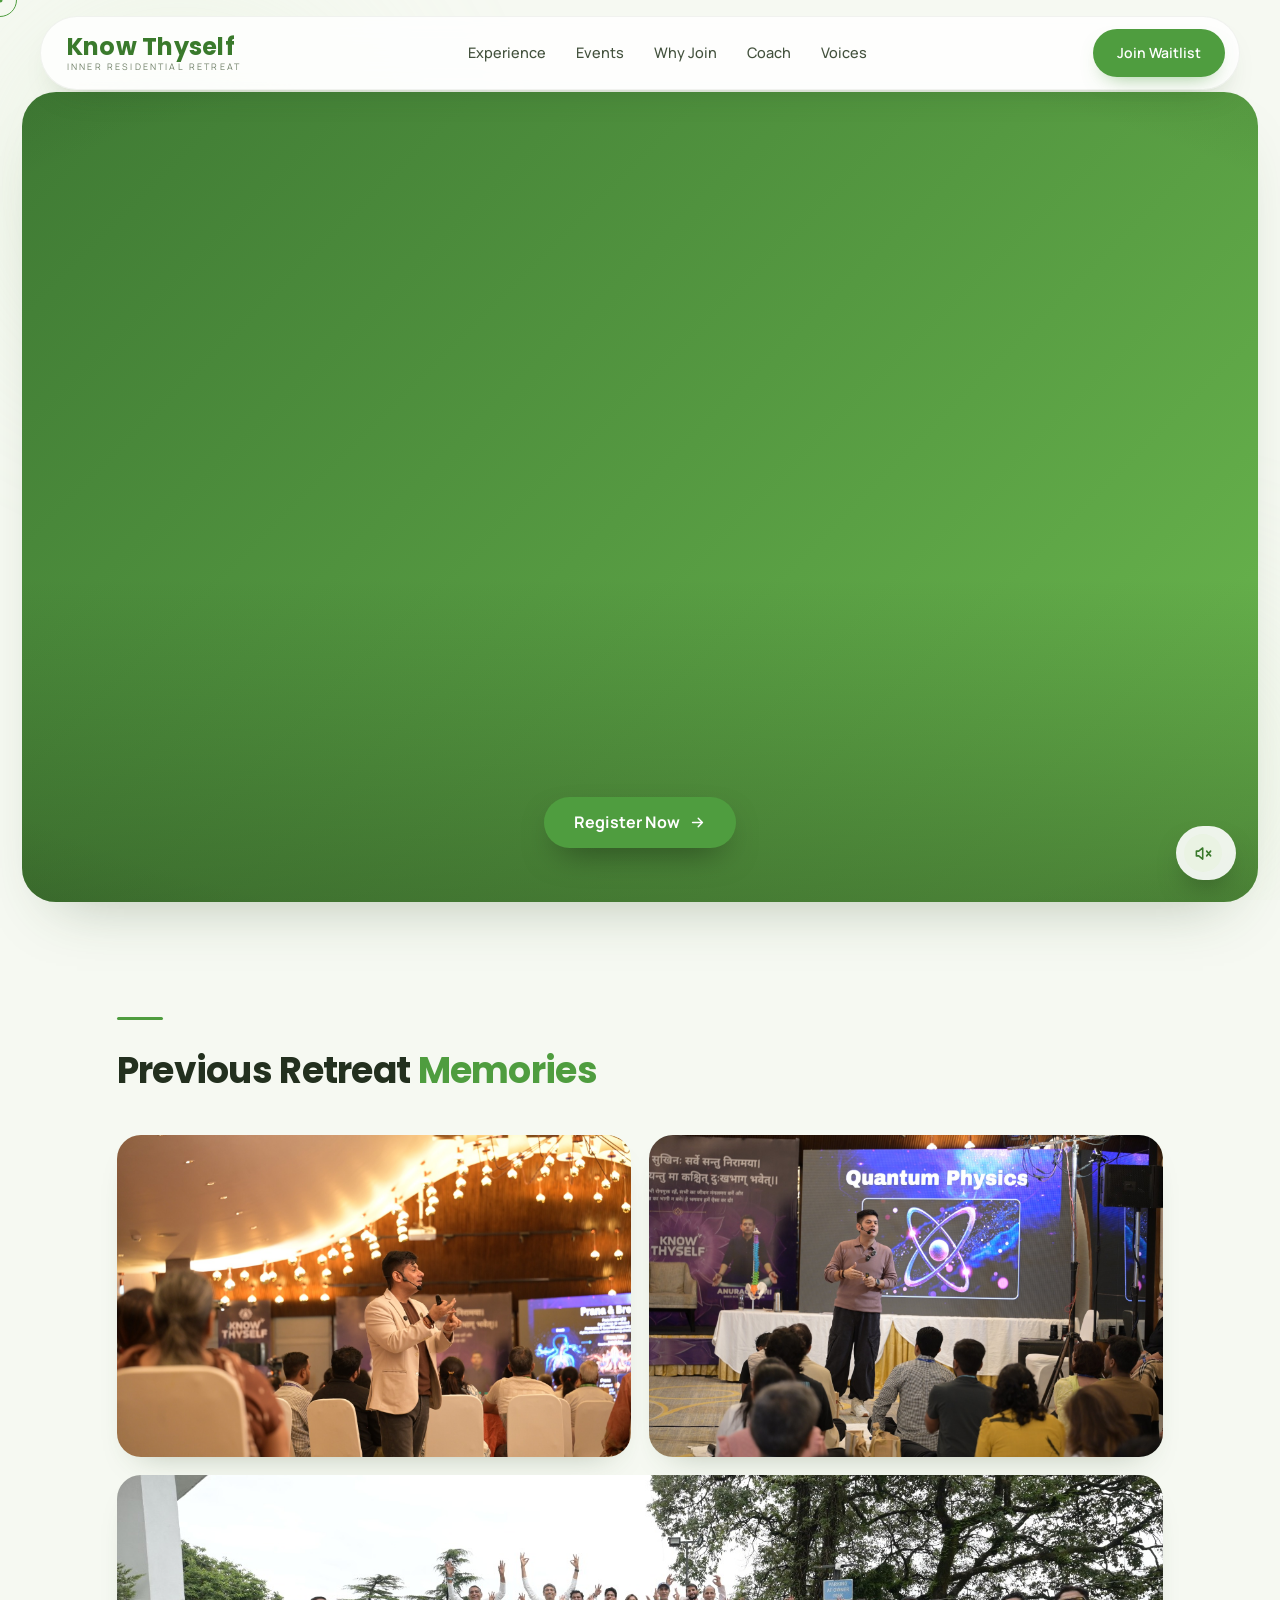
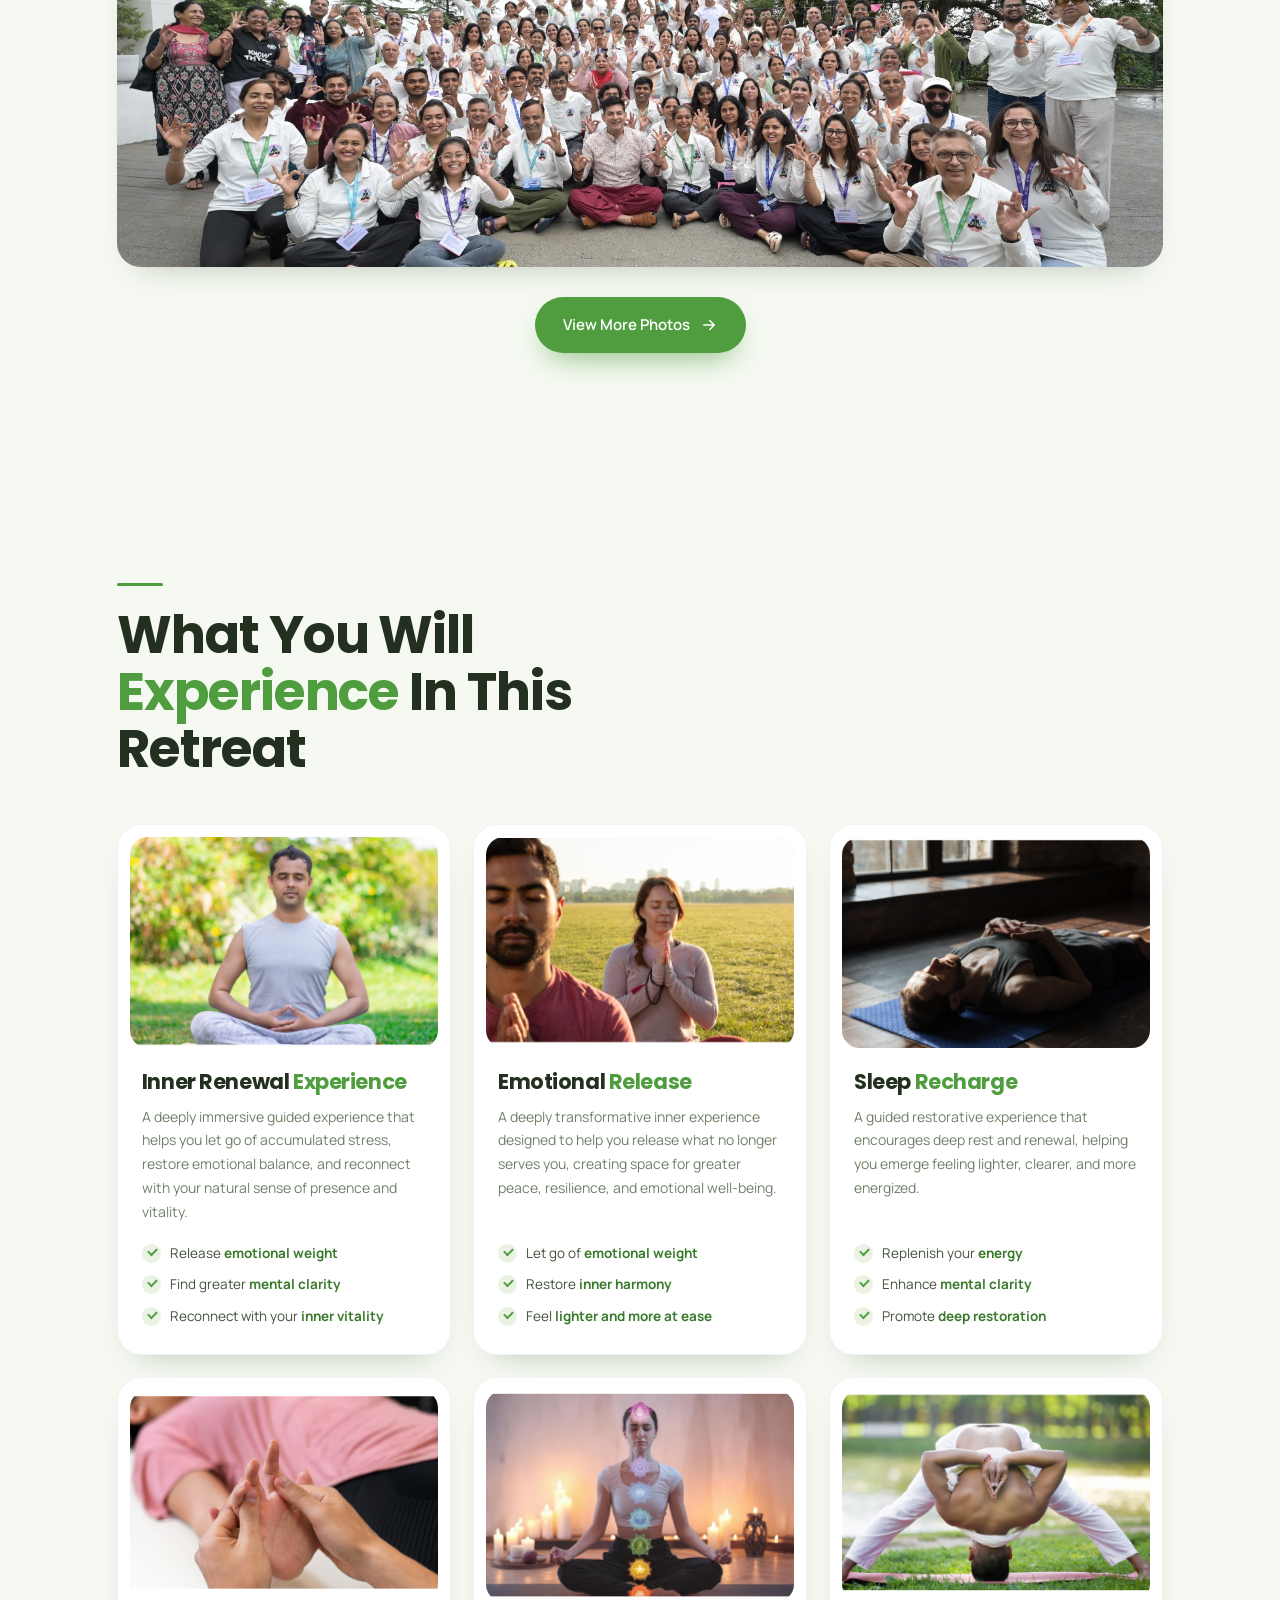
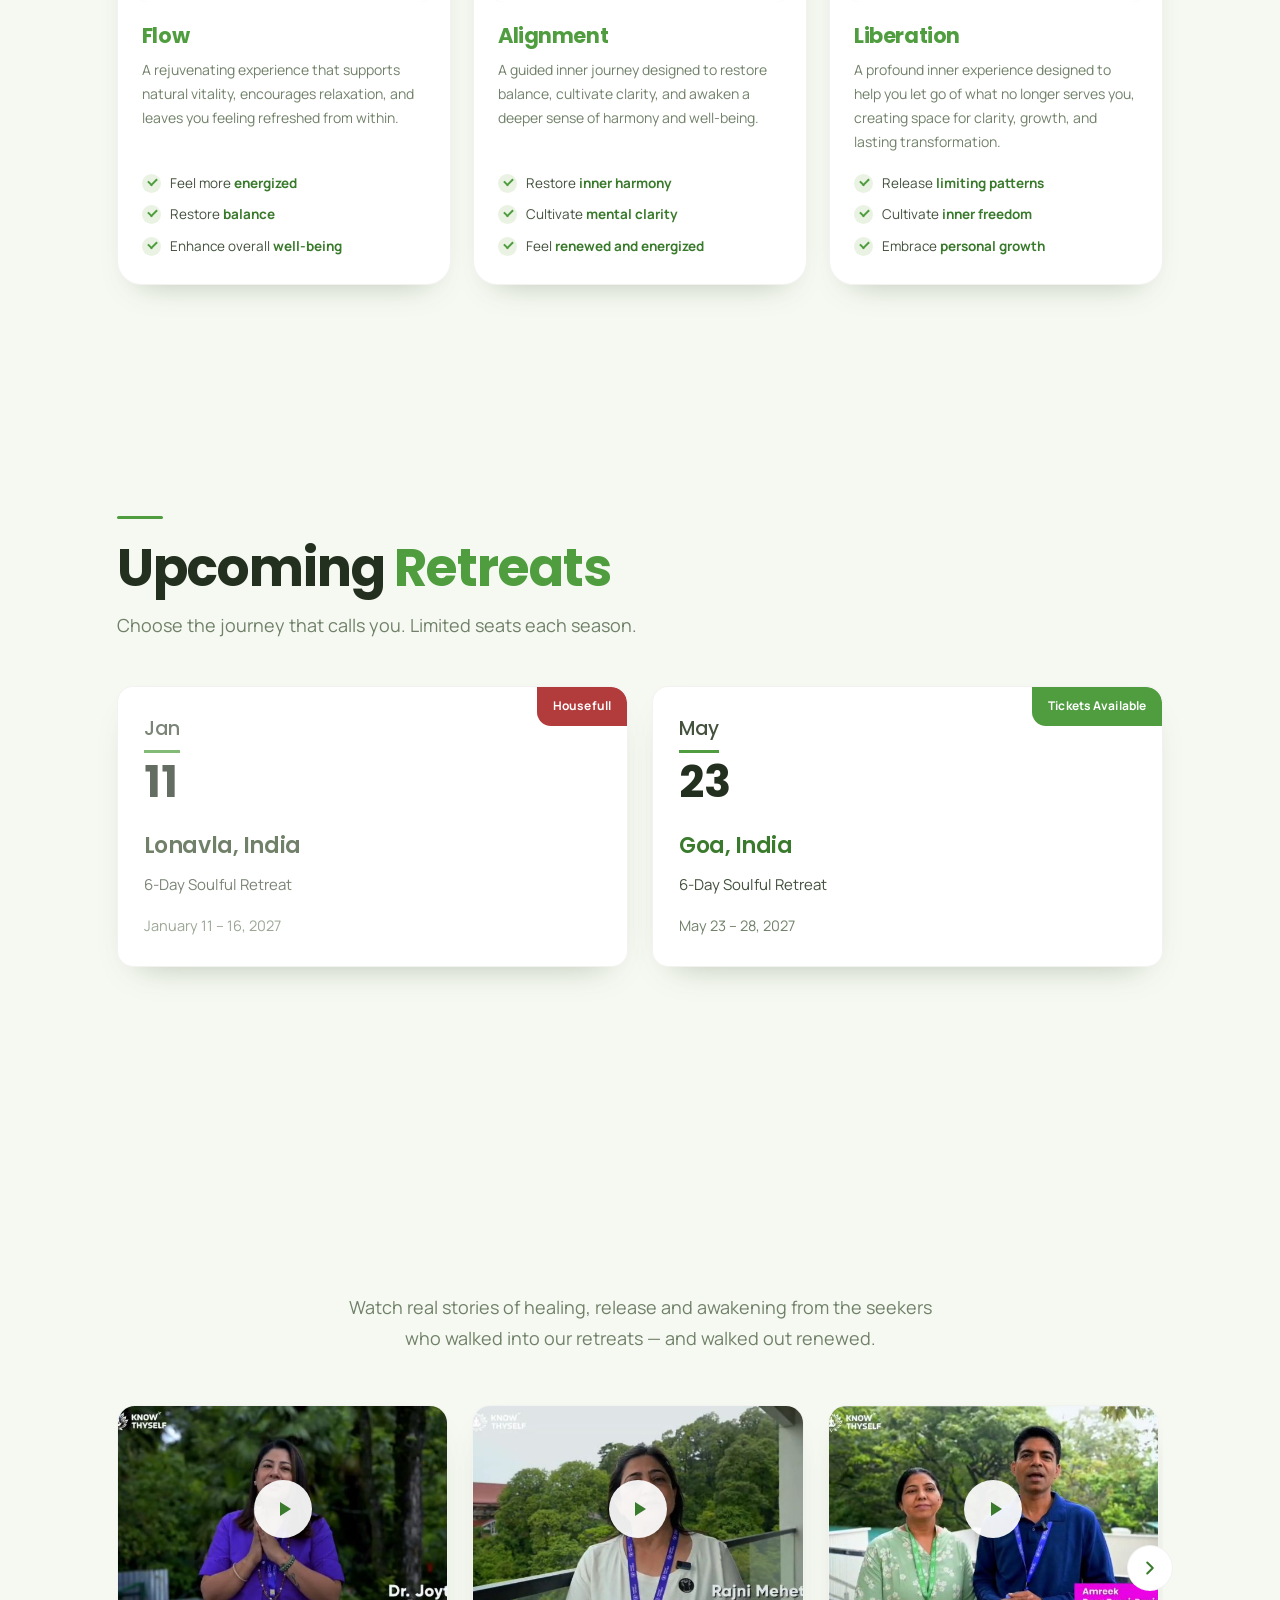
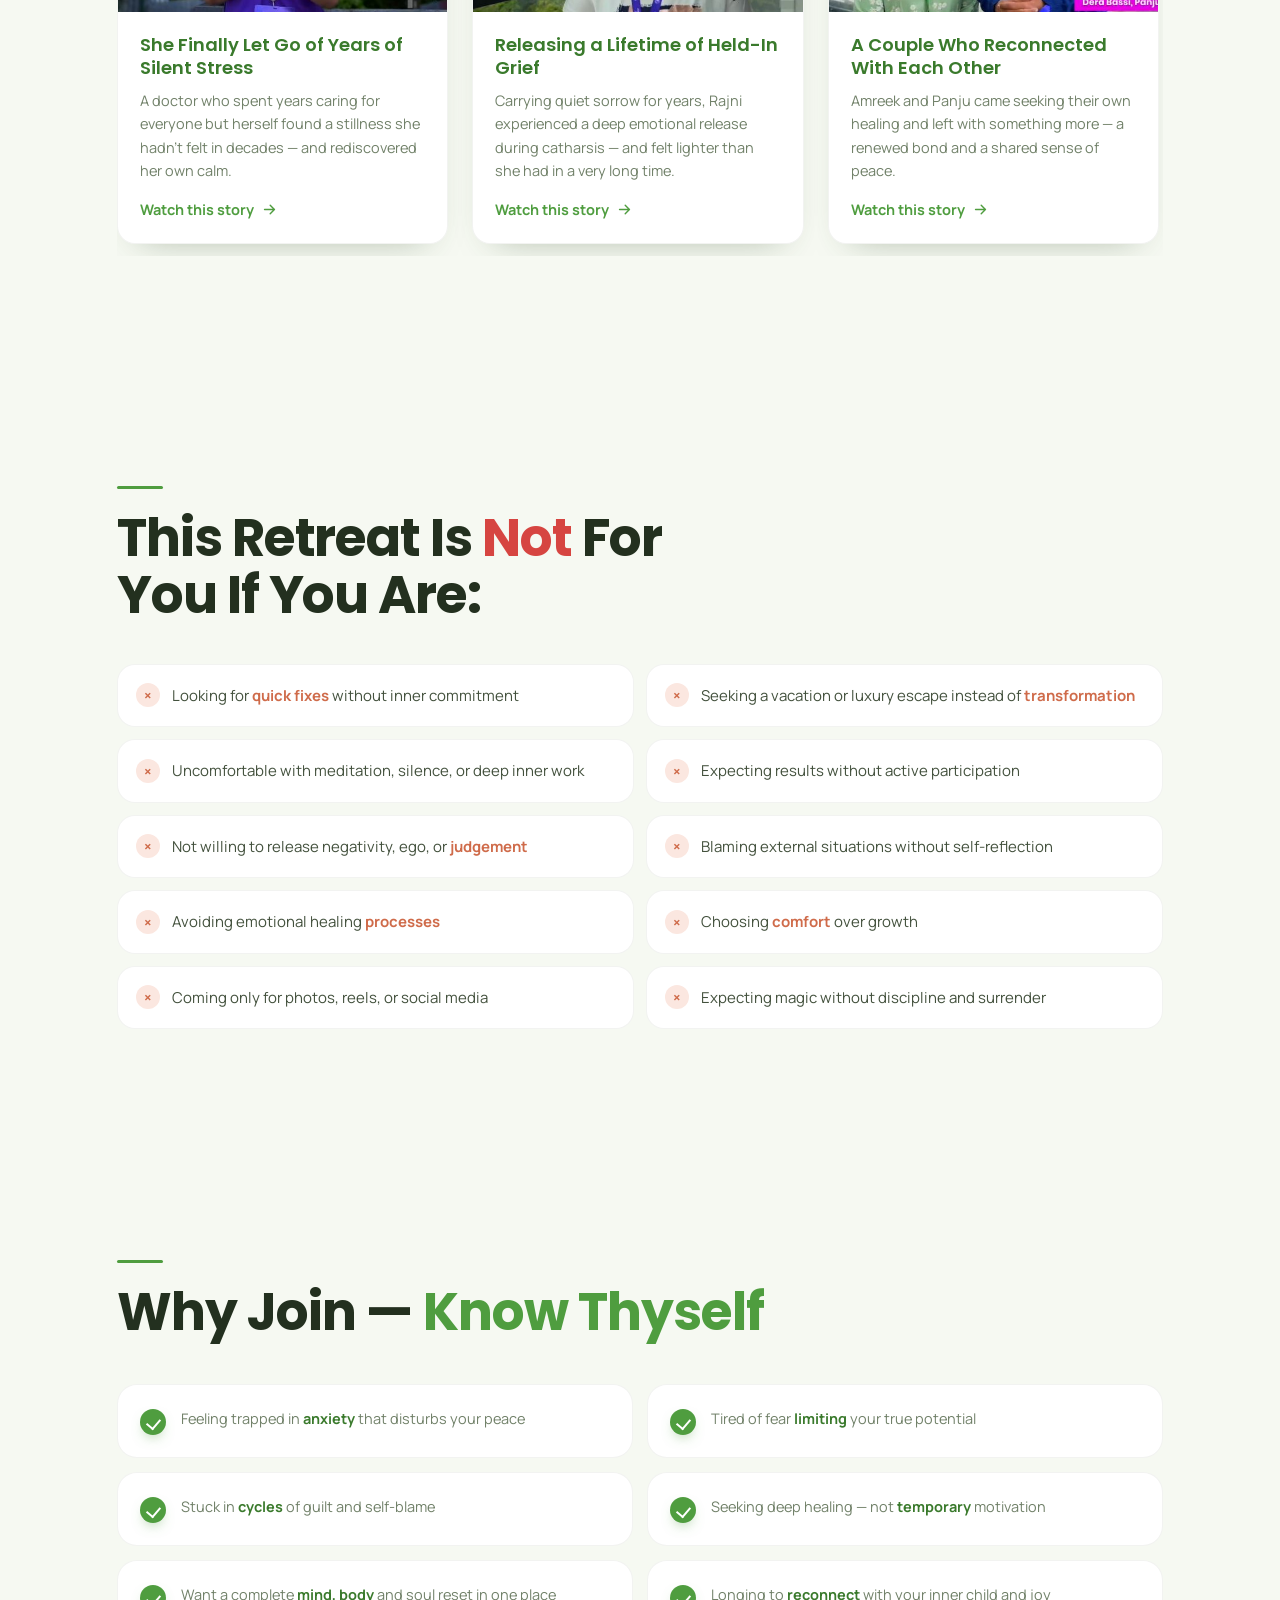
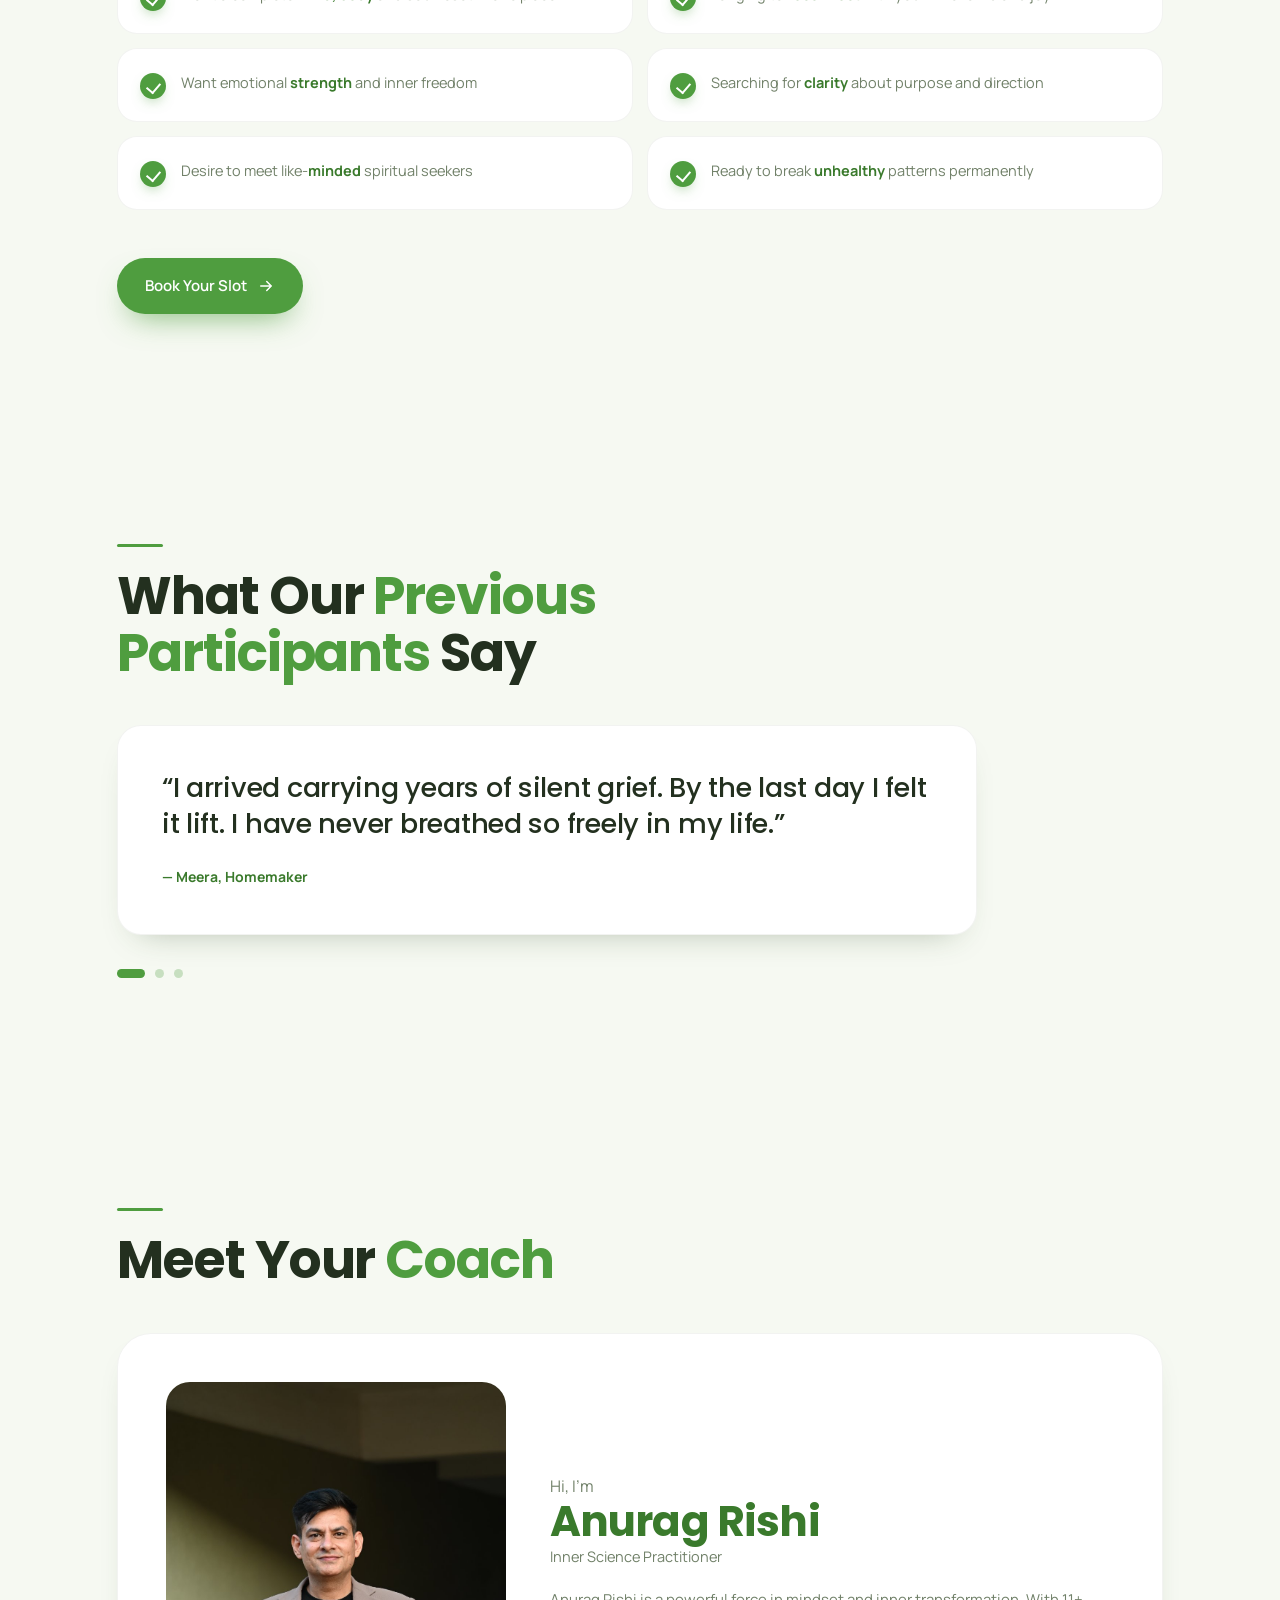
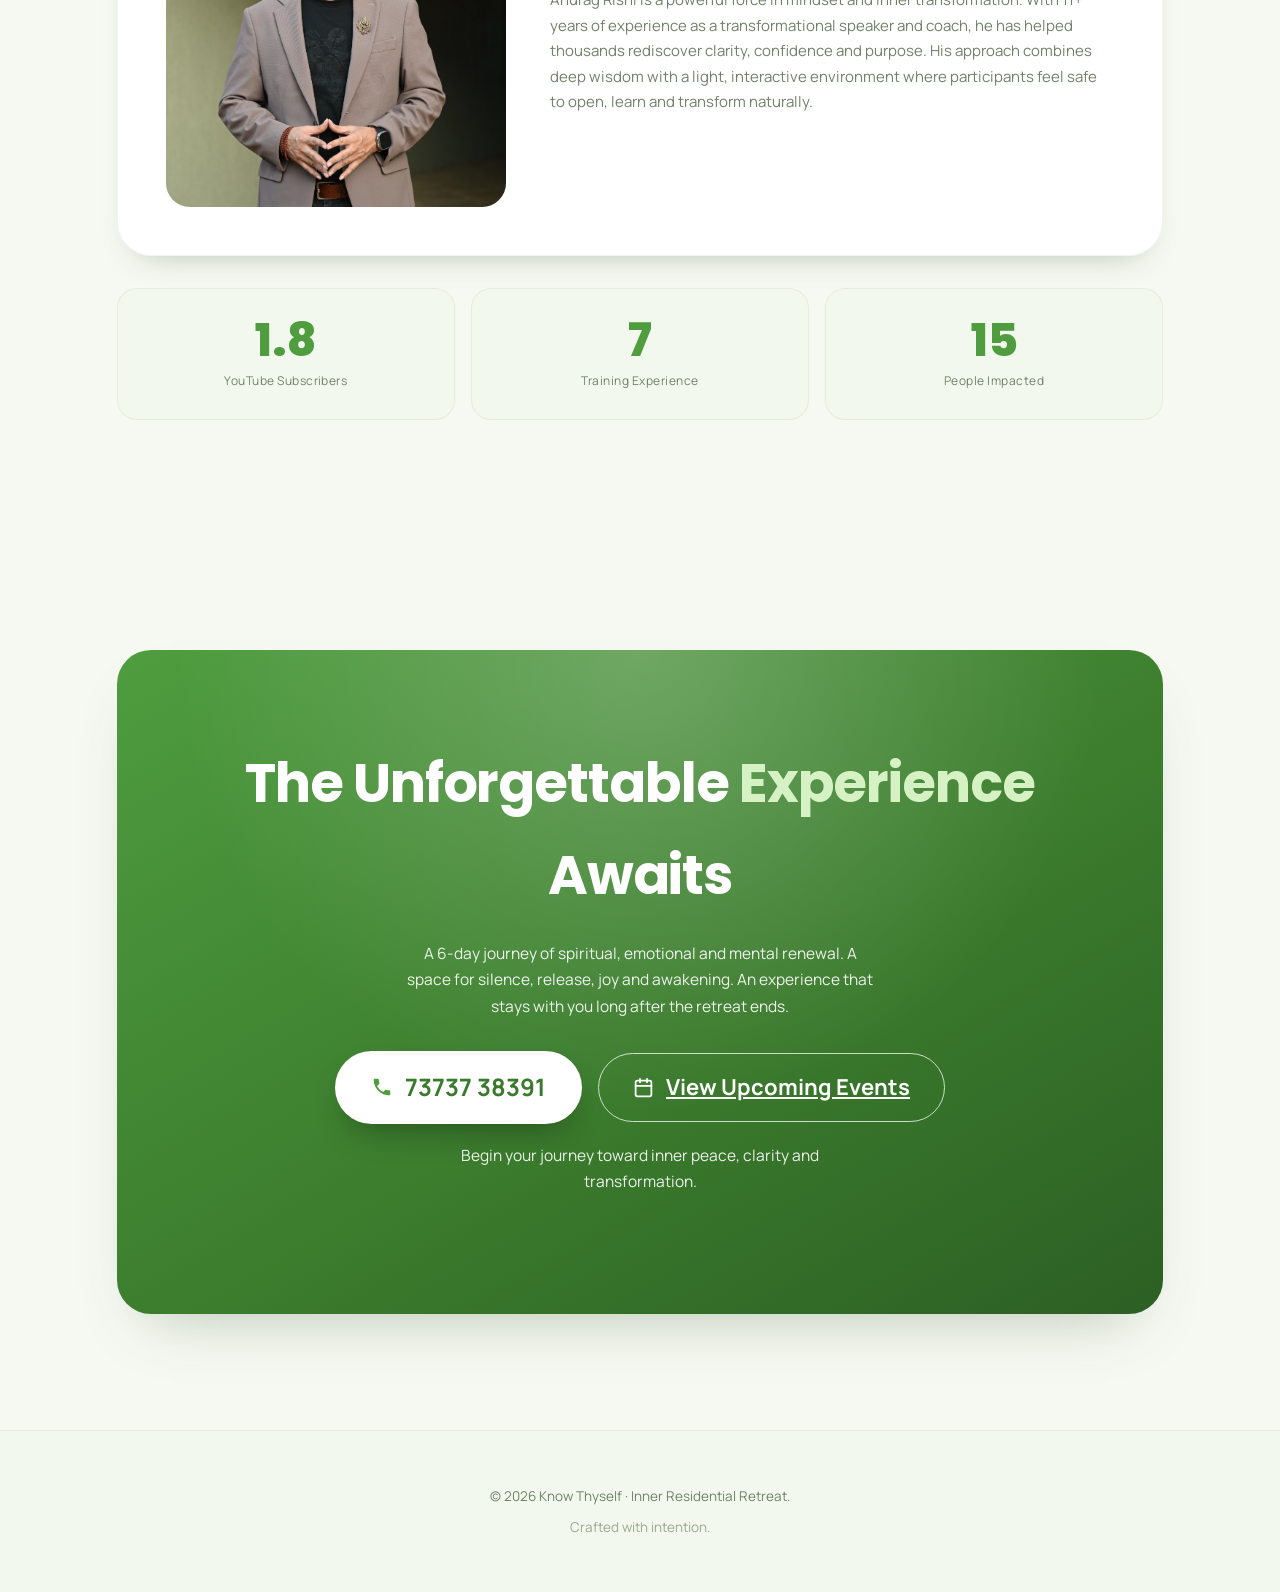
<file: index.html>
<!DOCTYPE html>
<html lang="en">
<head>
  <meta charset="UTF-8" />
  <meta name="viewport" content="width=device-width, initial-scale=1.0" />
  <meta name="description" content="Know Thyself — a residential retreat with India's No.1 Human Potential Coach. Reignite your spirit, rediscover freedom, and reconnect with your true self." />
  <title>Know Thyself — Residential Retreat</title>
  <link rel="preconnect" href="https://fonts.googleapis.com" />
  <link rel="preconnect" href="https://fonts.gstatic.com" crossorigin />
  <link href="https://fonts.googleapis.com/css2?family=Poppins:wght@400;500;600;700;800&family=Manrope:wght@300;400;500;600;700&display=swap" rel="stylesheet" />
  <link rel="icon" type="image/svg+xml" href="favicon.svg" />
  <link rel="icon" type="image/png" sizes="32x32" href="favicon-32.png" />
  <link rel="apple-touch-icon" href="apple-touch-icon.png" />
  <link rel="stylesheet" href="styles.css" />
</head>
<body>
  <!-- Custom cursor -->
  <div class="cursor" aria-hidden="true"></div>
  <div class="cursor-dot" aria-hidden="true"></div>

  <!-- Scroll progress -->
  <div class="scroll-progress" aria-hidden="true"><span></span></div>

  <!-- Ambient background -->
  <div class="ambient" aria-hidden="true">
    <div class="orb orb-1"></div>
    <div class="orb orb-2"></div>
    <div class="orb orb-3"></div>
    <div class="grain"></div>
  </div>

  <!-- Nav -->
  <header class="nav" id="nav">
    <a href="#top" class="brand">
      <span class="brand-name">Know Thyself</span>
      <span class="brand-sub">Inner Residential Retreat</span>
    </a>
    <nav class="nav-links">
      <a href="#experience" data-hover>Experience</a>
      <a href="#events" data-hover>Events</a>
      <a href="#why" data-hover>Why Join</a>
      <a href="#coach" data-hover>Coach</a>
      <a href="#voices" data-hover>Voices</a>
    </nav>
    <a href="https://docs.google.com/forms/d/e/1FAIpQLSf9XQRyOyVXUmY5ZAb2Cd5k3Jq0vViGxrZ30KuYzrhJ9zkqiw/viewform" target="_blank" rel="noopener" class="btn btn-ghost nav-cta" data-magnetic><span>Join Waitlist</span></a>
  </header>

  <main id="top">

    <!-- ===================== HERO ===================== -->
    <div class="hero-wrap">
      <section class="hero hero--video-only" id="hero">
        <video class="hero-bg" autoplay muted loop playsinline preload="metadata" aria-hidden="true">
          <source src="hero-bg%20(2).mp4" type="video/mp4" />
        </video>
        <div class="hero-scrim hero-scrim--soft" aria-hidden="true"></div>

        <div class="audio-control" id="audioControl">
          <button class="audio-toggle" id="audioToggle" aria-label="Unmute video" aria-pressed="false">
            <svg viewBox="0 0 24 24" class="ico-muted"><path d="M11 5 6 9H3v6h3l5 4V5z"/><path d="M16 9l5 6M21 9l-5 6"/></svg>
            <svg viewBox="0 0 24 24" class="ico-sound"><path d="M11 5 6 9H3v6h3l5 4V5z"/><path d="M15.5 8.5a5 5 0 010 7M18 6a9 9 0 010 12"/></svg>
          </button>
          <input class="audio-slider" id="audioSlider" type="range" min="0" max="100" value="70"
                 aria-label="Volume" />
        </div>

      </section>

      <div class="hero-cta-wrap">
        <a href="#events" class="hero-register" data-magnetic>
          <span>Register Now</span>
          <svg viewBox="0 0 24 24" fill="none" stroke="currentColor" stroke-width="2" stroke-linecap="round" stroke-linejoin="round"><path d="M5 12h14M13 6l6 6-6 6"/></svg>
        </a>
      </div>

    </div>

    <!-- ===================== MEMORIES ===================== -->
    <section class="section memories" id="memories">
      <h2 class="eyebrow" data-reveal>Previous Retreat <em>Memories</em></h2>
      <div class="memory-grid">
        <figure class="memory" data-reveal data-tilt><img src="memory%201.jpeg" alt="Retreat memory" loading="lazy" /></figure>
        <figure class="memory" data-reveal data-tilt><img src="memory%202.jpeg" alt="Retreat memory" loading="lazy" /></figure>
        <figure class="memory" data-reveal data-tilt><img src="memory%203.jpeg" alt="Retreat memory" loading="lazy" /></figure>
      </div>
      <div class="memories-more" data-reveal>
        <a href="https://drive.google.com/drive/folders/1G2Z7lChodBOFAkzndQW2rMau43C_pdfe?usp=sharing" target="_blank" rel="noopener" class="btn btn-primary" data-magnetic>
          <span>View More Photos</span>
          <svg viewBox="0 0 24 24"><path d="M5 12h14M13 6l6 6-6 6"/></svg>
        </a>
      </div>
    </section>

    <!-- ===================== EXPERIENCE ===================== -->
    <section class="section experience" id="experience">
      <h2 class="section-title" data-reveal>
        What You Will <em>Experience</em> In This Retreat
      </h2>

      <div class="exp-list">
        <!-- Card 1 -->
        <article class="exp-card" data-reveal>
          <div class="exp-media" data-tilt><img src="Rhythmic%20realease%20mediation.png" alt="Inner Renewal Experience" loading="lazy" /></div>
          <div class="exp-body">
            <h3>Inner Renewal <em>Experience</em></h3>
            <p>A deeply immersive guided experience that helps you let go of accumulated
              stress, restore emotional balance, and reconnect with your natural sense of
              presence and vitality.</p>
            <ul class="ticks">
              <li>Release <strong>emotional weight</strong></li>
              <li>Find greater <strong>mental clarity</strong></li>
              <li>Reconnect with your <strong>inner vitality</strong></li>
            </ul>
          </div>
        </article>

        <!-- Card 2 -->
        <article class="exp-card" data-reveal>
          <div class="exp-media" data-tilt><img src="catharsis.png" alt="Emotional Release" loading="lazy" /></div>
          <div class="exp-body">
            <h3>Emotional <em>Release</em></h3>
            <p>A deeply transformative inner experience designed to help you release what
              no longer serves you, creating space for greater peace, resilience, and
              emotional well-being.</p>
            <ul class="ticks">
              <li>Let go of <strong>emotional weight</strong></li>
              <li>Restore <strong>inner harmony</strong></li>
              <li>Feel <strong>lighter and more at ease</strong></li>
            </ul>
          </div>
        </article>

        <!-- Card 3 -->
        <article class="exp-card" data-reveal>
          <div class="exp-media" data-tilt><img src="Yog%20Nidra.png" alt="Sleep Recharge" loading="lazy" /></div>
          <div class="exp-body">
            <h3>Sleep <em>Recharge</em></h3>
            <p>A guided restorative experience that encourages deep rest and renewal,
              helping you emerge feeling lighter, clearer, and more energized.</p>
            <ul class="ticks">
              <li>Replenish your <strong>energy</strong></li>
              <li>Enhance <strong>mental clarity</strong></li>
              <li>Promote <strong>deep restoration</strong></li>
            </ul>
          </div>
        </article>

        <!-- Card 4 -->
        <article class="exp-card" data-reveal>
          <div class="exp-media" data-tilt><img src="Body%20tapped%20healing.png" alt="Flow" loading="lazy" /></div>
          <div class="exp-body">
            <h3><em>Flow</em></h3>
            <p>A rejuvenating experience that supports natural vitality, encourages
              relaxation, and leaves you feeling refreshed from within.</p>
            <ul class="ticks">
              <li>Feel more <strong>energized</strong></li>
              <li>Restore <strong>balance</strong></li>
              <li>Enhance overall <strong>well-being</strong></li>
            </ul>
          </div>
        </article>

        <!-- Card 5 -->
        <article class="exp-card" data-reveal>
          <div class="exp-media" data-tilt><img src="7%20chakra%20balancing.png" alt="Alignment" loading="lazy" /></div>
          <div class="exp-body">
            <h3><em>Alignment</em></h3>
            <p>A guided inner journey designed to restore balance, cultivate clarity, and
              awaken a deeper sense of harmony and well-being.</p>
            <ul class="ticks">
              <li>Restore <strong>inner harmony</strong></li>
              <li>Cultivate <strong>mental clarity</strong></li>
              <li>Feel <strong>renewed and energized</strong></li>
            </ul>
          </div>
        </article>

        <!-- Card 6 -->
        <article class="exp-card" data-reveal>
          <div class="exp-media" data-tilt><img src="Libration%20kriya.png" alt="Liberation" loading="lazy" /></div>
          <div class="exp-body">
            <h3><em>Liberation</em></h3>
            <p>A profound inner experience designed to help you let go of what no longer
              serves you, creating space for clarity, growth, and lasting transformation.</p>
            <ul class="ticks">
              <li>Release <strong>limiting patterns</strong></li>
              <li>Cultivate <strong>inner freedom</strong></li>
              <li>Embrace <strong>personal growth</strong></li>
            </ul>
          </div>
        </article>
      </div>
    </section>

    <!-- ===================== UPCOMING EVENTS ===================== -->
    <section class="section events" id="events">
      <h2 class="section-title" data-reveal>Upcoming <em>Retreats</em></h2>
      <p class="section-lead" data-reveal>Choose the journey that calls you. Limited seats each season.</p>

      <div class="ret-grid">
        <div class="ret-card ret-card--full" aria-label="Lonavla retreat, 11 to 16 January 2027 — housefull" data-reveal>
          <span class="ret-badge ret-badge--full">Housefull</span>
          <div class="ret-date"><span class="ret-mon">Jan</span><span class="ret-day">11</span></div>
          <div class="ret-info">
            <h3 class="ret-loc">Lonavla, India</h3>
            <p class="ret-type">6-Day Soulful Retreat</p>
            <p class="ret-range">January 11 – 16, 2027</p>
          </div>
        </div>

        <a class="ret-card" href="event-goa.html" aria-label="Goa retreat, 23 to 28 May 2027 — tickets available" data-reveal>
          <span class="ret-badge">Tickets Available</span>
          <div class="ret-date"><span class="ret-mon">May</span><span class="ret-day">23</span></div>
          <div class="ret-info">
            <h3 class="ret-loc">Goa, India</h3>
            <p class="ret-type">6-Day Soulful Retreat</p>
            <p class="ret-range">May 23 – 28, 2027</p>
          </div>
        </a>
      </div>
    </section>

    <!-- ===================== STORIES OF TRANSFORMATION ===================== -->
    <section class="section vtestimonial" id="vtestimonial">
      <h2 class="section-title center" data-reveal>Stories of <em>Transformation</em></h2>
      <p class="section-lead center" data-reveal>Watch real stories of healing, release and awakening from the seekers who
        walked into our retreats — and walked out renewed.</p>

      <div class="stories-slider" data-reveal>
        <button class="slider-nav prev" id="storyPrev" aria-label="Previous"><svg viewBox="0 0 24 24"><path d="M15 18l-6-6 6-6"/></svg></button>
        <button class="slider-nav next" id="storyNext" aria-label="Next"><svg viewBox="0 0 24 24"><path d="M9 6l6 6-6 6"/></svg></button>
        <div class="stories-track" id="storiesTrack">
        <button class="story-card" data-video="testemonial%201.mp4" data-name="Dr. Joyti">
          <span class="story-thumb"><img src="thumb-1.jpg" alt="Dr. Joyti" loading="lazy" /><span class="story-play" aria-hidden="true"><svg viewBox="0 0 24 24"><path d="M8 5v14l11-7z"/></svg></span></span>
          <span class="story-body">
            <span class="story-title">She Finally Let Go of Years of Silent Stress</span>
            <span class="story-desc">A doctor who spent years caring for everyone but herself found a stillness she hadn't felt in decades — and rediscovered her own calm.</span>
            <span class="story-link">Watch this story <svg viewBox="0 0 24 24"><path d="M5 12h14M13 6l6 6-6 6"/></svg></span>
          </span>
        </button>

        <button class="story-card" data-video="testemonial%202.mp4" data-name="Rajni Mehta">
          <span class="story-thumb"><img src="thumb-2.jpg" alt="Rajni Mehta" loading="lazy" /><span class="story-play" aria-hidden="true"><svg viewBox="0 0 24 24"><path d="M8 5v14l11-7z"/></svg></span></span>
          <span class="story-body">
            <span class="story-title">Releasing a Lifetime of Held-In Grief</span>
            <span class="story-desc">Carrying quiet sorrow for years, Rajni experienced a deep emotional release during catharsis — and felt lighter than she had in a very long time.</span>
            <span class="story-link">Watch this story <svg viewBox="0 0 24 24"><path d="M5 12h14M13 6l6 6-6 6"/></svg></span>
          </span>
        </button>

        <button class="story-card" data-video="testemonial%203.mp4" data-name="Amreek &amp; Panju">
          <span class="story-thumb"><img src="thumb-3.jpg" alt="Amreek and Panju" loading="lazy" /><span class="story-play" aria-hidden="true"><svg viewBox="0 0 24 24"><path d="M8 5v14l11-7z"/></svg></span></span>
          <span class="story-body">
            <span class="story-title">A Couple Who Reconnected With Each Other</span>
            <span class="story-desc">Amreek and Panju came seeking their own healing and left with something more — a renewed bond and a shared sense of peace.</span>
            <span class="story-link">Watch this story <svg viewBox="0 0 24 24"><path d="M5 12h14M13 6l6 6-6 6"/></svg></span>
          </span>
        </button>

        <button class="story-card" data-video="testemonial%204.mp4" data-name="Antriksh Mittal">
          <span class="story-thumb"><img src="thumb-4.jpg" alt="Antriksh Mittal" loading="lazy" /><span class="story-play" aria-hidden="true"><svg viewBox="0 0 24 24"><path d="M8 5v14l11-7z"/></svg></span></span>
          <span class="story-body">
            <span class="story-title">Finding Clarity and Direction at a Crossroads</span>
            <span class="story-desc">Unsure of his path, Antriksh found a clarity about purpose and direction he didn't expect — and a calmer, more grounded way of living.</span>
            <span class="story-link">Watch this story <svg viewBox="0 0 24 24"><path d="M5 12h14M13 6l6 6-6 6"/></svg></span>
          </span>
        </button>
        </div>
      </div>
    </section>

    <!-- ===================== NOT FOR YOU ===================== -->
    <section class="section notfor" id="notfor">
      <h2 class="section-title" data-reveal>This Retreat Is <em class="neg">Not</em> For You If You Are:</h2>
      <ul class="neg-list">
        <li data-reveal>Looking for <strong>quick fixes</strong> without inner commitment</li>
        <li data-reveal>Seeking a vacation or luxury escape instead of <strong>transformation</strong></li>
        <li data-reveal>Uncomfortable with meditation, silence, or deep inner work</li>
        <li data-reveal>Expecting results without active participation</li>
        <li data-reveal>Not willing to release negativity, ego, or <strong>judgement</strong></li>
        <li data-reveal>Blaming external situations without self-reflection</li>
        <li data-reveal>Avoiding emotional healing <strong>processes</strong></li>
        <li data-reveal>Choosing <strong>comfort</strong> over growth</li>
        <li data-reveal>Coming only for photos, reels, or social media</li>
        <li data-reveal>Expecting magic without discipline and surrender</li>
      </ul>
    </section>

    <!-- ===================== WHY JOIN ===================== -->
    <section class="section why" id="why">
      <h2 class="section-title" data-reveal>Why Join — <em class="nowrap">Know Thyself</em></h2>
      <div class="why-grid">
        <div class="why-card" data-reveal><i class="chk"></i><p>Feeling trapped in <strong>anxiety</strong> that disturbs your peace</p></div>
        <div class="why-card" data-reveal><i class="chk"></i><p>Tired of fear <strong>limiting</strong> your true potential</p></div>
        <div class="why-card" data-reveal><i class="chk"></i><p>Stuck in <strong>cycles</strong> of guilt and self-blame</p></div>
        <div class="why-card" data-reveal><i class="chk"></i><p>Seeking deep healing — not <strong>temporary</strong> motivation</p></div>
        <div class="why-card" data-reveal><i class="chk"></i><p>Want a complete <strong>mind, body</strong> and soul reset in one place</p></div>
        <div class="why-card" data-reveal><i class="chk"></i><p>Longing to <strong>reconnect</strong> with your inner child and joy</p></div>
        <div class="why-card" data-reveal><i class="chk"></i><p>Want emotional <strong>strength</strong> and inner freedom</p></div>
        <div class="why-card" data-reveal><i class="chk"></i><p>Searching for <strong>clarity</strong> about purpose and direction</p></div>
        <div class="why-card" data-reveal><i class="chk"></i><p>Desire to meet like-<strong>minded</strong> spiritual seekers</p></div>
        <div class="why-card" data-reveal><i class="chk"></i><p>Ready to break <strong>unhealthy</strong> patterns permanently</p></div>
      </div>
      <a href="#book" class="btn btn-primary center-cta" data-reveal data-magnetic>
        <span>Book Your Slot</span>
        <svg viewBox="0 0 24 24"><path d="M5 12h14M13 6l6 6-6 6"/></svg>
      </a>
    </section>

    <!-- ===================== VOICES (text slider) ===================== -->
    <section class="section voices" id="voices">
      <h2 class="section-title" data-reveal>What Our <em>Previous Participants</em> Say</h2>
      <div class="quote-slider" data-reveal>
        <div class="quote-track">
          <blockquote class="quote is-active">
            <p>“I arrived carrying years of silent grief. By the last day I felt it lift.
              I have never breathed so freely in my life.”</p>
            <cite>— Meera, Homemaker</cite>
          </blockquote>
          <blockquote class="quote">
            <p>“This wasn't motivation that fades in a week. Something fundamental shifted.
              I finally feel at home inside myself.”</p>
            <cite>— Sameer, Founder</cite>
          </blockquote>
          <blockquote class="quote">
            <p>“Anurag holds space like no one I've met. The catharsis session alone
              changed how I relate to my own emotions.”</p>
            <cite>— Ritu, Designer</cite>
          </blockquote>
        </div>
        <div class="quote-dots">
          <button class="qdot is-active" aria-label="Testimonial 1"></button>
          <button class="qdot" aria-label="Testimonial 2"></button>
          <button class="qdot" aria-label="Testimonial 3"></button>
        </div>
      </div>
    </section>

    <!-- ===================== COACH ===================== -->
    <section class="section coach" id="coach">
      <h2 class="section-title" data-reveal>Meet Your <em>Coach</em></h2>
      <div class="coach-card" data-reveal data-tilt>
        <div class="coach-photo"><img src="coach-img.jpeg" alt="Anurag Rishi, Inner Science Practitioner" loading="lazy" /></div>
        <div class="coach-info">
          <p class="coach-hi">Hi, I'm</p>
          <h3 class="coach-name">Anurag Rishi</h3>
          <p class="coach-role">Inner Science Practitioner</p>
          <p class="coach-bio">Anurag Rishi is a powerful force in mindset and inner
            transformation. With 11+ years of experience as a transformational speaker
            and coach, he has helped thousands rediscover clarity, confidence and purpose.
            His approach combines deep wisdom with a light, interactive environment where
            participants feel safe to open, learn and transform naturally.</p>
        </div>
      </div>
      <div class="stats" data-reveal>
        <div class="stat"><span class="num" data-count="2800000" data-suffix="M+" data-div="1000000">0</span><label>YouTube Subscribers</label></div>
        <div class="stat"><span class="num" data-count="11" data-suffix="+ Yrs">0</span><label>Training Experience</label></div>
        <div class="stat"><span class="num" data-count="23000000" data-suffix="M+" data-div="1000000">0</span><label>People Impacted</label></div>
      </div>
    </section>

    <!-- ===================== BOOK / CTA ===================== -->
    <section class="section book" id="book">
      <div class="book-card" data-reveal data-tilt>
        <div class="book-glow" aria-hidden="true"></div>
        <h2>The Unforgettable <em>Experience</em> Awaits</h2>
        <p>A 6-day journey of spiritual, emotional and mental renewal. A space for silence,
          release, joy and awakening. An experience that stays with you long after the
          retreat ends.</p>
        <div class="book-actions">
          <a href="tel:7373738391" class="book-phone" data-magnetic>
            <svg viewBox="0 0 24 24"><path d="M6.6 10.8a15.5 15.5 0 006.6 6.6l2.2-2.2a1 1 0 011-.24 11.4 11.4 0 003.6.6 1 1 0 011 1V20a1 1 0 01-1 1A17 17 0 013 4a1 1 0 011-1h3.5a1 1 0 011 1 11.4 11.4 0 00.6 3.6 1 1 0 01-.24 1z"/></svg>
            <span>73737 38391</span>
          </a>
          <a href="#events" class="book-slot" data-magnetic>
            <svg viewBox="0 0 24 24" fill="none" stroke="currentColor" stroke-width="2" stroke-linecap="round" stroke-linejoin="round"><rect x="3" y="4" width="18" height="18" rx="2"/><path d="M16 2v4M8 2v4M3 10h18"/></svg>
            <span>View Upcoming Events</span>
          </a>
        </div>
        <p class="book-foot">Begin your journey toward inner peace, clarity and transformation.</p>
      </div>
    </section>
  </main>

  <!-- Story video modal -->
  <div class="story-modal" id="storyModal" hidden>
    <div class="story-modal-bg" data-close></div>
    <div class="story-modal-inner">
      <button class="story-modal-close" data-close aria-label="Close">&times;</button>
      <video id="storyVideo" playsinline controls></video>
      <p class="story-modal-name" id="storyModalName"></p>
    </div>
  </div>

  <a href="#events" class="float-register" id="floatRegister" aria-label="Register now">
    <span>Register Now</span>
    <svg viewBox="0 0 24 24" fill="none" stroke="currentColor" stroke-width="2" stroke-linecap="round" stroke-linejoin="round"><path d="M5 12h14M13 6l6 6-6 6"/></svg>
  </a>

  <footer class="footer">
    <p>© <span id="year"></span> Know Thyself · Inner Residential Retreat.</p>
    <p class="footer-sub">Crafted with intention.</p>
  </footer>

  <script src="script.js"></script>
</body>
</html>
</file>
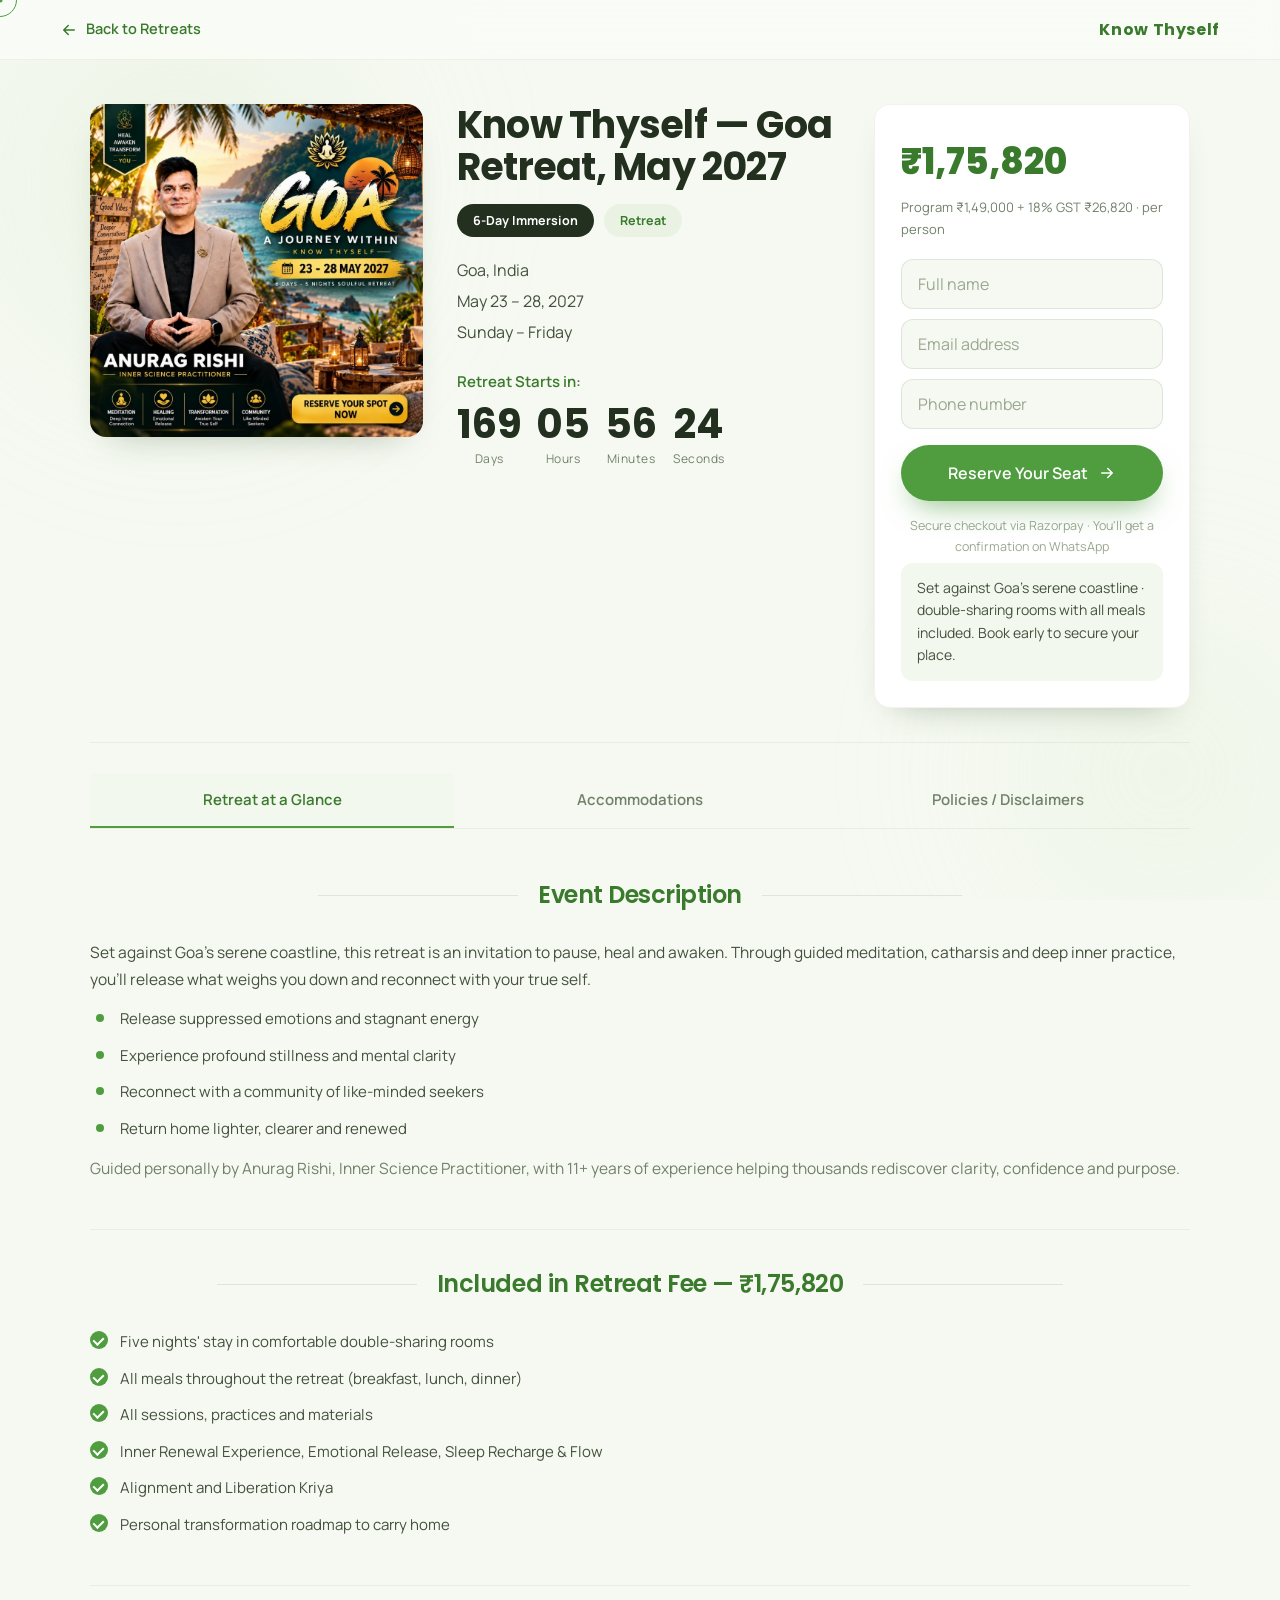
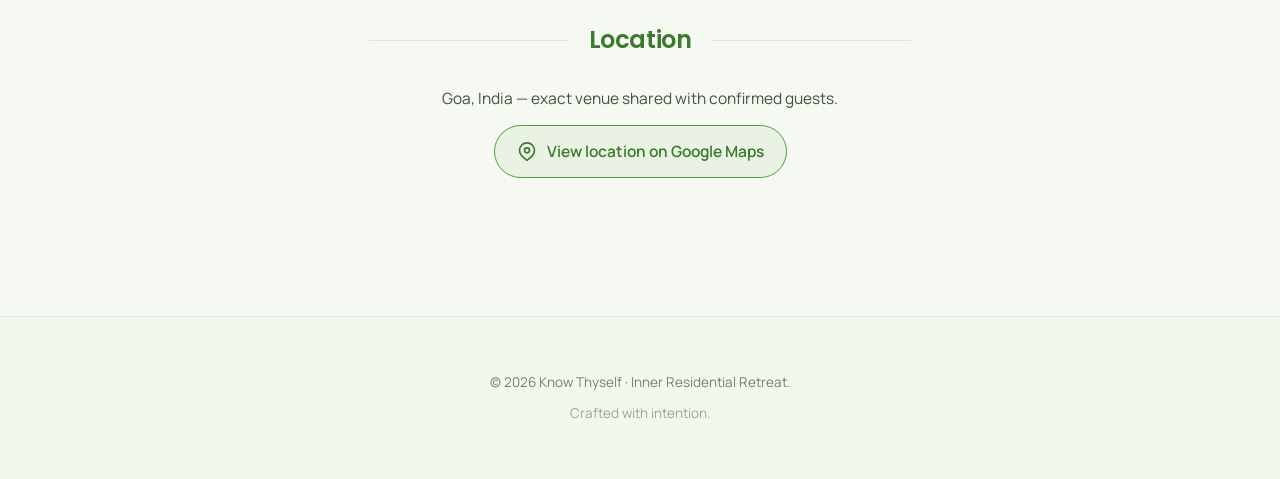
<file: event-goa.html>
<!DOCTYPE html>
<html lang="en">
<head>
  <meta charset="UTF-8" />
  <meta name="viewport" content="width=device-width, initial-scale=1.0" />
  <meta name="description" content="Know Thyself · Goa — a 6-day, 5-night soulful residential retreat with Anurag Rishi. 23–28 May 2027." />
  <title>Know Thyself · Goa Retreat</title>
  <link rel="preconnect" href="https://fonts.googleapis.com" />
  <link rel="preconnect" href="https://fonts.gstatic.com" crossorigin />
  <link href="https://fonts.googleapis.com/css2?family=Poppins:wght@400;500;600;700;800&family=Manrope:wght@300;400;500;600;700&display=swap" rel="stylesheet" />
  <link rel="icon" type="image/svg+xml" href="favicon.svg" />
  <link rel="icon" type="image/png" sizes="32x32" href="favicon-32.png" />
  <link rel="apple-touch-icon" href="apple-touch-icon.png" />
  <link rel="stylesheet" href="styles.css" />
</head>
<body>
  <div class="cursor" aria-hidden="true"></div>
  <div class="cursor-dot" aria-hidden="true"></div>
  <div class="ambient" aria-hidden="true"><div class="orb orb-1"></div><div class="orb orb-2"></div></div>

  <header class="evd-nav">
    <a href="index.html#events" class="evd-back"><svg viewBox="0 0 24 24"><path d="M19 12H5M11 6l-6 6 6 6"/></svg> Back to Retreats</a>
    <span class="evd-brand">Know Thyself</span>
  </header>

  <div class="evd2">
    <!-- ===== HERO ===== -->
    <div class="evd2-hero">
      <div class="evd2-gallery">
        <div class="evd2-main"><img src="goa-creative.jpg" alt="Know Thyself · Goa — 6-day soulful retreat with Anurag Rishi, 23–28 May 2027" /></div>
      </div>

      <div class="evd2-info">
        <h1 class="evd2-title">Know Thyself — Goa Retreat, May 2027</h1>
        <div class="evd2-tags">
          <span class="evd2-tag dark">6-Day Immersion</span>
          <span class="evd2-tag light">Retreat</span>
        </div>
        <div class="evd2-meta">
          <p>Goa, India</p>
          <p>May 23 – 28, 2027</p>
          <p>Sunday – Friday</p>
        </div>
        <p class="cd-label">Retreat Starts in:</p>
        <div class="countdown" data-date="2027-05-23T09:00:00+05:30">
          <div><span class="cd-num" data-u="d">00</span><label>Days</label></div>
          <div><span class="cd-num" data-u="h">00</span><label>Hours</label></div>
          <div><span class="cd-num" data-u="m">00</span><label>Minutes</label></div>
          <div><span class="cd-num" data-u="s">00</span><label>Seconds</label></div>
        </div>
      </div>

      <aside class="evd2-aside">
        <div class="evd2-price"><span class="now">₹1,75,820</span></div>
        <p class="evd2-price-note">Program ₹1,49,000 + 18% GST ₹26,820 · per person</p>
        <div class="evd-form">
          <input type="text"  id="guestName"  class="evd-input" placeholder="Full name" autocomplete="name" />
          <input type="email" id="guestEmail" class="evd-input" placeholder="Email address" autocomplete="email" />
          <input type="tel"   id="guestPhone" class="evd-input" placeholder="Phone number" autocomplete="tel" />
        </div>
        <button type="button" class="btn btn-primary evd-btn" id="reserveBtn" data-magnetic>
          <span>Reserve Your Seat</span>
          <svg viewBox="0 0 24 24"><path d="M5 12h14M13 6l6 6-6 6"/></svg>
        </button>
        <p class="evd-note">Secure checkout via Razorpay · You'll get a confirmation on WhatsApp</p>
        <p class="evd2-elig">Set against Goa's serene coastline · double-sharing rooms with all meals included. Book early to secure your place.</p>
      </aside>
    </div>

    <!-- ===== TABS ===== -->
    <div class="evd2-tabs" role="tablist">
      <button class="evd2-tab is-active" data-tab="glance">Retreat at a Glance</button>
      <button class="evd2-tab" data-tab="accom">Accommodations</button>
      <button class="evd2-tab" data-tab="policies">Policies / Disclaimers</button>
    </div>

    <!-- Glance -->
    <div class="evd2-panel is-active" id="tab-glance">
      <div class="evd2-sec">
        <h2>Event Description</h2>
        <p>Set against Goa's serene coastline, this retreat is an invitation
          to pause, heal and awaken. Through guided meditation, catharsis and deep inner practice,
          you'll release what weighs you down and reconnect with your true self.</p>
        <ul class="evd2-list">
          <li>Release suppressed emotions and stagnant energy</li>
          <li>Experience profound stillness and mental clarity</li>
          <li>Reconnect with a community of like-minded seekers</li>
          <li>Return home lighter, clearer and renewed</li>
        </ul>
        <p class="muted">Guided personally by Anurag Rishi, Inner Science Practitioner, with 11+ years
          of experience helping thousands rediscover clarity, confidence and purpose.</p>
      </div>

      <div class="evd2-sec">
        <h2>Included in Retreat Fee — ₹1,75,820</h2>
        <ul class="evd2-list check">
          <li>Five nights' stay in comfortable double-sharing rooms</li>
          <li>All meals throughout the retreat (breakfast, lunch, dinner)</li>
          <li>All sessions, practices and materials</li>
          <li>Inner Renewal Experience, Emotional Release, Sleep Recharge &amp; Flow</li>
          <li>Alignment and Liberation Kriya</li>
          <li>Personal transformation roadmap to carry home</li>
        </ul>
      </div>

      <div class="evd2-sec">
        <h2>Location</h2>
        <p style="text-align:center">Goa, India — exact venue shared with confirmed guests.</p>
        <p style="text-align:center;margin-top:14px">
          <a href="https://maps.app.goo.gl/wTbnxyRDasFLHtLRA" target="_blank" rel="noopener" class="evd-map">
            <svg viewBox="0 0 24 24" fill="none" stroke="currentColor" stroke-width="2" stroke-linecap="round" stroke-linejoin="round"><path d="M21 10c0 6-9 12-9 12s-9-6-9-12a9 9 0 0118 0z"/><circle cx="12" cy="10" r="3"/></svg>
            View location on Google Maps
          </a>
        </p>
      </div>
    </div>

    <!-- Accommodations -->
    <div class="evd2-panel" id="tab-accom">
      <div class="evd2-sec">
        <h2>Accommodations</h2>
        <p>Guests are hosted in comfortable, well-appointed <b>double-sharing rooms</b> at a serene
          beachside property close to nature — a restful base for your inner work.</p>
        <ul class="evd2-list check">
          <li>Double-sharing rooms with attached bathrooms</li>
          <li>Clean linens, hot water and daily housekeeping</li>
          <li>Quiet, natural surroundings ideal for reflection</li>
          <li>All meals served on-site, buffet style</li>
        </ul>
        <p class="muted">Prefer a private room? Limited single-occupancy upgrades may be available on
          request for an additional charge — mention it when you register.</p>
      </div>
    </div>

    <!-- Policies -->
    <div class="evd2-panel" id="tab-policies">
      <div class="evd2-sec">
        <h2>Policies &amp; Disclaimers</h2>
        <ul class="evd2-list">
          <li>The retreat fee of ₹1,75,820 is inclusive of 18% GST and covers stay, meals and all sessions.</li>
          <li>Travel to and from the venue is not included.</li>
          <li>Seats are confirmed on receipt of full payment; places are limited.</li>
          <li>This is an inner-work retreat and not a substitute for medical or psychological treatment.</li>
          <li>For questions or special requests, please contact our team.</li>
        </ul>
        <p style="text-align:center;margin-top:10px"><a href="tel:7373738391" class="evd-map"><svg viewBox="0 0 24 24"><path d="M6.6 10.8a15.5 15.5 0 006.6 6.6l2.2-2.2a1 1 0 011-.24 11.4 11.4 0 003.6.6 1 1 0 011 1V20a1 1 0 01-1 1A17 17 0 013 4a1 1 0 011-1h3.5a1 1 0 011 1 11.4 11.4 0 00.6 3.6 1 1 0 01-.24 1z" fill="currentColor"/></svg> Call us: 73737 38391</a></p>
      </div>
    </div>
  </div>

  <footer class="footer">
    <p>© <span id="year"></span> Know Thyself · Inner Residential Retreat.</p>
    <p class="footer-sub">Crafted with intention.</p>
  </footer>

  <script src="https://checkout.razorpay.com/v1/checkout.js"></script>
  <script>
    (function () {
      var y = document.getElementById('year'); if (y) y.textContent = new Date().getFullYear();

      var main = document.getElementById('galMain');
      document.querySelectorAll('.evd2-thumbs button').forEach(function (b) {
        b.addEventListener('click', function () {
          document.querySelectorAll('.evd2-thumbs button').forEach(function (x) { x.classList.remove('is-active'); });
          b.classList.add('is-active');
          if (main && b.dataset.src) main.src = b.dataset.src;
        });
      });

      document.querySelectorAll('.evd2-tab').forEach(function (t) {
        t.addEventListener('click', function () {
          document.querySelectorAll('.evd2-tab').forEach(function (x) { x.classList.remove('is-active'); });
          document.querySelectorAll('.evd2-panel').forEach(function (x) { x.classList.remove('is-active'); });
          t.classList.add('is-active');
          var panel = document.getElementById('tab-' + t.dataset.tab);
          if (panel) panel.classList.add('is-active');
        });
      });

      var cd = document.querySelector('.countdown');
      if (cd) {
        var target = new Date(cd.dataset.date).getTime();
        var el = { d: cd.querySelector('[data-u=d]'), h: cd.querySelector('[data-u=h]'), m: cd.querySelector('[data-u=m]'), s: cd.querySelector('[data-u=s]') };
        var pad = function (n) { return String(n).padStart(2, '0'); };
        function tick() {
          var diff = target - Date.now(); if (diff < 0) diff = 0;
          el.d.textContent = pad(Math.floor(diff / 86400000));
          el.h.textContent = pad(Math.floor(diff / 3600000) % 24);
          el.m.textContent = pad(Math.floor(diff / 60000) % 60);
          el.s.textContent = pad(Math.floor(diff / 1000) % 60);
        }
        tick(); setInterval(tick, 1000);
      }

      /* ---- Razorpay reserve (same setup as Mussoorie) ---- */
      // Key ID is public by design; the Key Secret lives only in the n8n credential.
      var RAZORPAY_KEY  = 'rzp_live_TMQEp7ZTrkukW4';
      var EVENT_KEY     = 'mussoorie';                 // reuse Mussoorie's price/config in n8n
      var EVENT_NAME    = 'Know Thyself · Goa';
      var EVENT_DATES   = '23 – 28 May 2027';
      // n8n: Create Order workflow — returns a signed Razorpay order_id and the amount.
      var ORDER_URL     = 'https://n8n.srv965659.hstgr.cloud/webhook/create-order';
      // n8n: Booking workflow — receives the outcome (Booking Webhook node).
      var WEBHOOK_URL   = 'https://n8n.srv965659.hstgr.cloud/webhook/d1cda85e-1973-4fba-8095-3e1712837cff';

      function notifyBookingHook(payload) {
        if (!WEBHOOK_URL || WEBHOOK_URL.indexOf('REPLACE_WITH') !== -1) return;
        var body = JSON.stringify(payload);
        try { if (navigator.sendBeacon) { navigator.sendBeacon(WEBHOOK_URL, new Blob([body], { type: 'text/plain;charset=UTF-8' })); return; } } catch (e) {}
        try { fetch(WEBHOOK_URL, { method: 'POST', mode: 'no-cors', headers: { 'Content-Type': 'text/plain;charset=utf-8' }, body: body, keepalive: true }).catch(function () {}); } catch (e) {}
      }
      function val(id) { var el = document.getElementById(id); return el ? el.value.trim() : ''; }
      function inr(paise) { return '₹' + Number(paise / 100).toLocaleString('en-IN'); }

      // text/plain keeps this a "simple" CORS request, so no preflight is needed.
      function createOrder(guest) {
        return fetch(ORDER_URL, {
          method: 'POST',
          headers: { 'Content-Type': 'text/plain;charset=utf-8' },
          body: JSON.stringify({ event: EVENT_KEY, name: guest.name, email: guest.email, phone: guest.phone })
        }).then(function (r) { return r.json(); });
      }

      var btn = document.getElementById('reserveBtn');
      if (btn) {
        btn.addEventListener('click', function () {
          var guest = { name: val('guestName'), email: val('guestEmail'), phone: val('guestPhone') };
          if (!guest.name || !guest.email || !guest.phone) { alert('Please enter your name, email and phone to reserve your seat.'); return; }
          if (typeof Razorpay === 'undefined') { alert('Payment could not load. Please check your connection and try again.'); return; }

          btn.disabled = true;
          createOrder(guest).then(function (order) {
            if (!order || !order.ok || !order.order_id) {
              throw new Error((order && order.error) || 'could not start checkout');
            }

            var base = {
              name: guest.name, email: guest.email, phone: guest.phone,
              event_name: EVENT_NAME, event_dates: EVENT_DATES,
              amount: order.amount / 100, amount_display: inr(order.amount)
            };

            var options = {
              key: RAZORPAY_KEY,
              order_id: order.order_id,          // amount and currency come from the order
              name: 'Know Thyself · Goa',
              description: 'Goa Retreat · ' + EVENT_DATES + ' — Seat Reservation',
              theme: { color: '#4f9d3f' },
              prefill: { name: guest.name, email: guest.email, contact: guest.phone },
              notes: { event: 'Goa', dates: EVENT_DATES },
              handler: function (response) {
                notifyBookingHook(Object.assign({
                  status: 'booked',
                  payment_id: response.razorpay_payment_id,
                  order_id: response.razorpay_order_id,
                  signature: response.razorpay_signature
                }, base));
                window.location.href = 'success.html?pid=' + encodeURIComponent(response.razorpay_payment_id) +
                  '&amt=' + (order.amount / 100) + '&event=' + encodeURIComponent(EVENT_NAME);
              },
              modal: { ondismiss: function () { btn.disabled = false; } }
            };

            var rzp = new Razorpay(options);
            rzp.on('payment.failed', function (r) {
              try { console.error('Razorpay payment.failed:', JSON.stringify(r.error, null, 2)); } catch (e) { console.error(r); }
              var reason = (r.error && r.error.description) ? r.error.description : 'please try again.';
              if (r.error && r.error.reason && r.error.reason !== 'NA') reason += ' [' + r.error.reason + ']';
              notifyBookingHook(Object.assign({
                status: 'failed', reason: reason,
                payment_id: (r.error && r.error.metadata && r.error.metadata.payment_id) || '',
                order_id: order.order_id
              }, base));
              alert('Payment failed: ' + reason);
              btn.disabled = false;
            });
            rzp.open();
            setTimeout(function () { btn.disabled = false; }, 1500);
          }).catch(function (e) {
            console.error('create-order failed:', e);
            btn.disabled = false;
            alert('Unable to start checkout right now. Please try again in a moment.');
          });
        });
      }
    })();
  </script>
  <script src="script.js"></script>
</body>
</html>
</file>
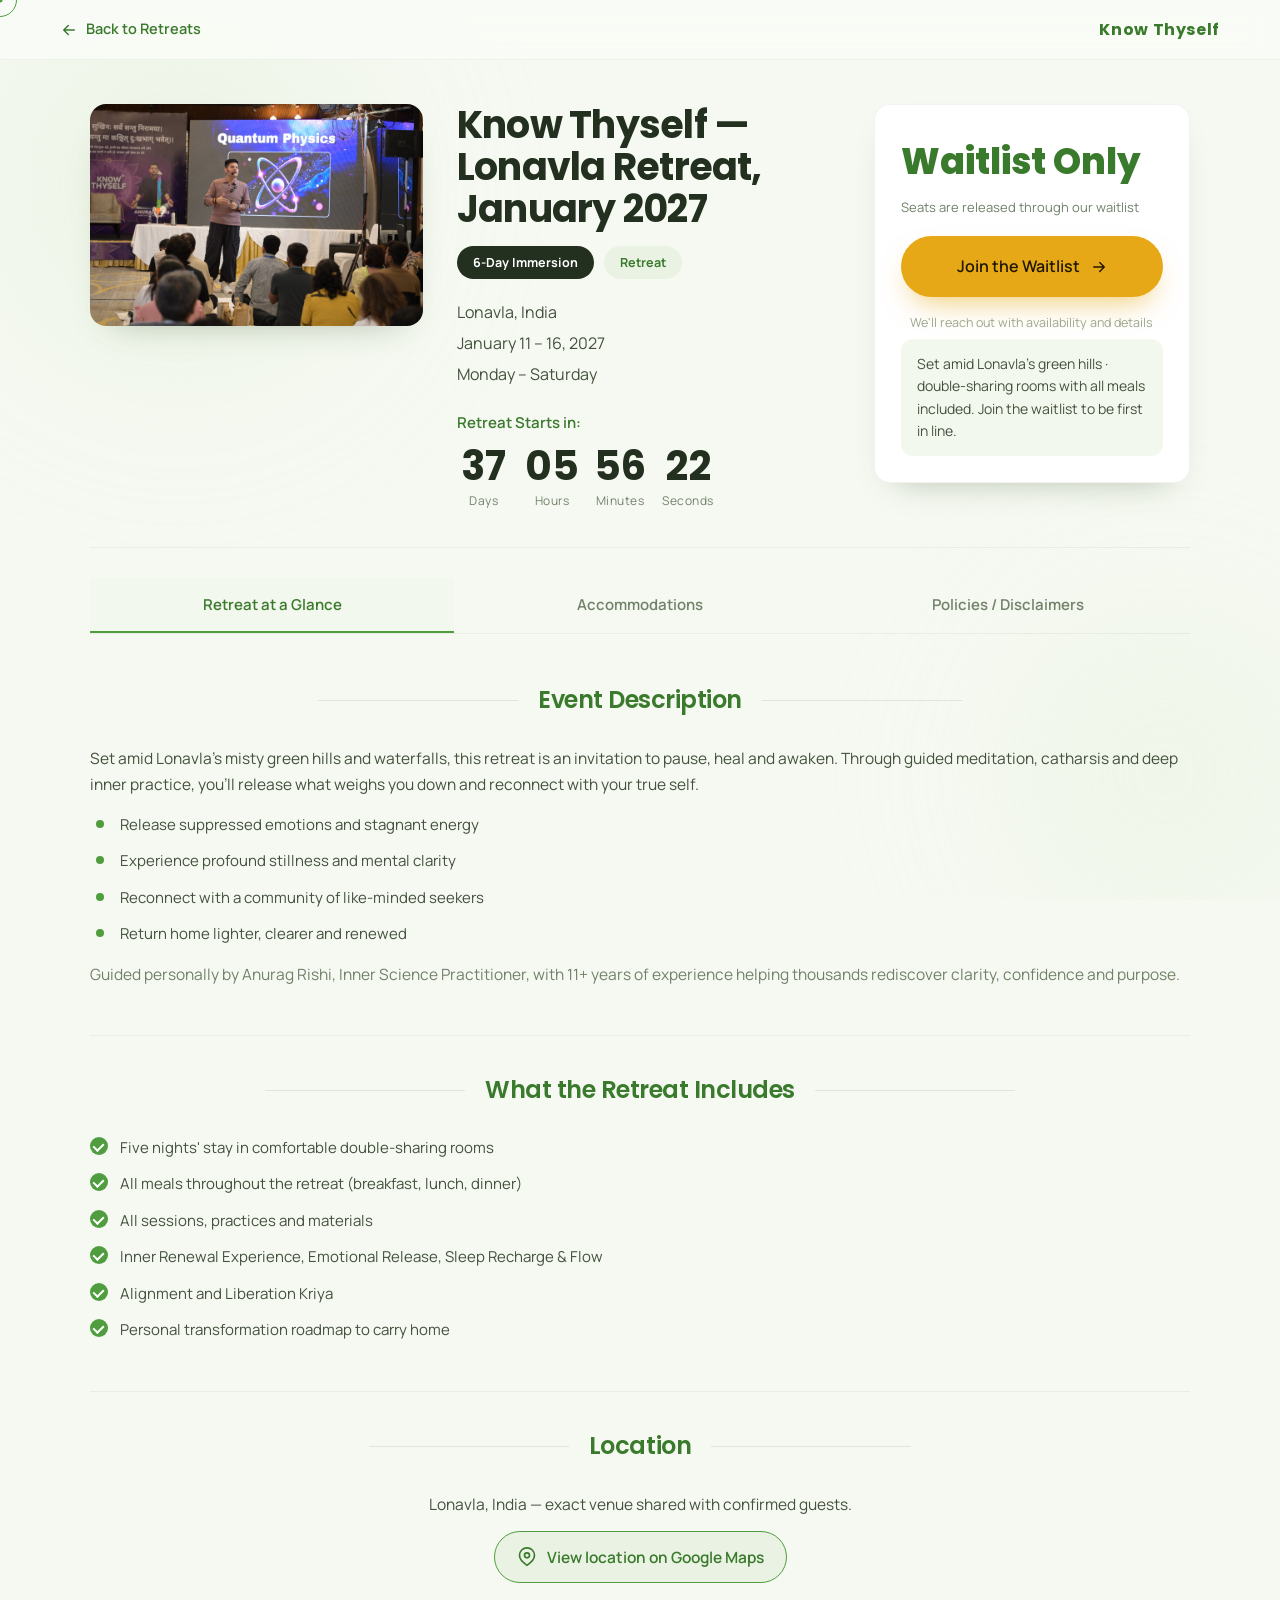
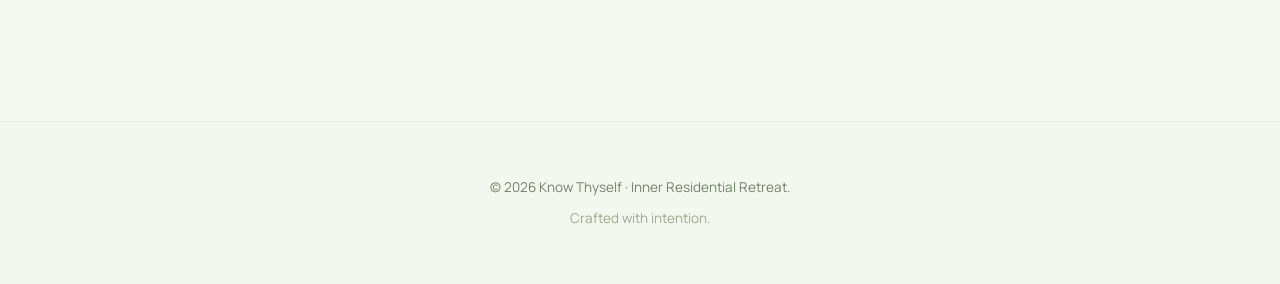
<file: event-lonavla.html>
<!DOCTYPE html>
<html lang="en">
<head>
  <meta charset="UTF-8" />
  <meta name="viewport" content="width=device-width, initial-scale=1.0" />
  <meta name="description" content="Know Thyself · Lonavla — a 6-day, 5-night soulful residential retreat with Anurag Rishi. 11–16 January 2027." />
  <title>Know Thyself · Lonavla Retreat</title>
  <link rel="preconnect" href="https://fonts.googleapis.com" />
  <link rel="preconnect" href="https://fonts.gstatic.com" crossorigin />
  <link href="https://fonts.googleapis.com/css2?family=Poppins:wght@400;500;600;700;800&family=Manrope:wght@300;400;500;600;700&display=swap" rel="stylesheet" />
  <link rel="icon" type="image/svg+xml" href="favicon.svg" />
  <link rel="icon" type="image/png" sizes="32x32" href="favicon-32.png" />
  <link rel="apple-touch-icon" href="apple-touch-icon.png" />
  <link rel="stylesheet" href="styles.css" />
</head>
<body>
  <div class="cursor" aria-hidden="true"></div>
  <div class="cursor-dot" aria-hidden="true"></div>
  <div class="ambient" aria-hidden="true"><div class="orb orb-1"></div><div class="orb orb-2"></div></div>

  <header class="evd-nav">
    <a href="index.html#events" class="evd-back"><svg viewBox="0 0 24 24"><path d="M19 12H5M11 6l-6 6 6 6"/></svg> Back to Retreats</a>
    <span class="evd-brand">Know Thyself</span>
  </header>

  <div class="evd2">
    <!-- ===== HERO ===== -->
    <div class="evd2-hero">
      <div class="evd2-gallery">
        <div class="evd2-main"><img src="memory%202.jpeg" alt="Know Thyself · Lonavla — 6-day soulful retreat with Anurag Rishi, 11–16 January 2027" /></div>
      </div>

      <div class="evd2-info">
        <h1 class="evd2-title">Know Thyself — Lonavla Retreat, January 2027</h1>
        <div class="evd2-tags">
          <span class="evd2-tag dark">6-Day Immersion</span>
          <span class="evd2-tag light">Retreat</span>
        </div>
        <div class="evd2-meta">
          <p>Lonavla, India</p>
          <p>January 11 – 16, 2027</p>
          <p>Monday – Saturday</p>
        </div>
        <p class="cd-label">Retreat Starts in:</p>
        <div class="countdown" data-date="2027-01-11T09:00:00+05:30">
          <div><span class="cd-num" data-u="d">00</span><label>Days</label></div>
          <div><span class="cd-num" data-u="h">00</span><label>Hours</label></div>
          <div><span class="cd-num" data-u="m">00</span><label>Minutes</label></div>
          <div><span class="cd-num" data-u="s">00</span><label>Seconds</label></div>
        </div>
      </div>

      <aside class="evd2-aside">
        <div class="evd2-price"><span class="now">Waitlist Only</span></div>
        <p class="evd2-price-note">Seats are released through our waitlist</p>
        <a href="https://docs.google.com/forms/d/e/1FAIpQLSf9XQRyOyVXUmY5ZAb2Cd5k3Jq0vViGxrZ30KuYzrhJ9zkqiw/viewform"
           target="_blank" rel="noopener" class="btn evd-btn is-wait" data-magnetic>
          <span>Join the Waitlist</span>
          <svg viewBox="0 0 24 24" fill="none" stroke="currentColor" stroke-width="2" stroke-linecap="round" stroke-linejoin="round"><path d="M5 12h14M13 6l6 6-6 6"/></svg>
        </a>
        <p class="evd-note">We'll reach out with availability and details</p>
        <p class="evd2-elig">Set amid Lonavla's green hills · double-sharing rooms with all meals included. Join the waitlist to be first in line.</p>
      </aside>
    </div>

    <!-- ===== TABS ===== -->
    <div class="evd2-tabs" role="tablist">
      <button class="evd2-tab is-active" data-tab="glance">Retreat at a Glance</button>
      <button class="evd2-tab" data-tab="accom">Accommodations</button>
      <button class="evd2-tab" data-tab="policies">Policies / Disclaimers</button>
    </div>

    <!-- Glance -->
    <div class="evd2-panel is-active" id="tab-glance">
      <div class="evd2-sec">
        <h2>Event Description</h2>
        <p>Set amid Lonavla's misty green hills and waterfalls, this retreat is an invitation
          to pause, heal and awaken. Through guided meditation, catharsis and deep inner practice,
          you'll release what weighs you down and reconnect with your true self.</p>
        <ul class="evd2-list">
          <li>Release suppressed emotions and stagnant energy</li>
          <li>Experience profound stillness and mental clarity</li>
          <li>Reconnect with a community of like-minded seekers</li>
          <li>Return home lighter, clearer and renewed</li>
        </ul>
        <p class="muted">Guided personally by Anurag Rishi, Inner Science Practitioner, with 11+ years
          of experience helping thousands rediscover clarity, confidence and purpose.</p>
      </div>

      <div class="evd2-sec">
        <h2>What the Retreat Includes</h2>
        <ul class="evd2-list check">
          <li>Five nights' stay in comfortable double-sharing rooms</li>
          <li>All meals throughout the retreat (breakfast, lunch, dinner)</li>
          <li>All sessions, practices and materials</li>
          <li>Inner Renewal Experience, Emotional Release, Sleep Recharge &amp; Flow</li>
          <li>Alignment and Liberation Kriya</li>
          <li>Personal transformation roadmap to carry home</li>
        </ul>
      </div>

      <div class="evd2-sec">
        <h2>Location</h2>
        <p style="text-align:center">Lonavla, India — exact venue shared with confirmed guests.</p>
        <p style="text-align:center;margin-top:14px">
          <a href="https://www.google.com/maps/search/Lonavla" target="_blank" rel="noopener" class="evd-map">
            <svg viewBox="0 0 24 24" fill="none" stroke="currentColor" stroke-width="2" stroke-linecap="round" stroke-linejoin="round"><path d="M21 10c0 6-9 12-9 12s-9-6-9-12a9 9 0 0118 0z"/><circle cx="12" cy="10" r="3"/></svg>
            View location on Google Maps
          </a>
        </p>
      </div>
    </div>

    <!-- Accommodations -->
    <div class="evd2-panel" id="tab-accom">
      <div class="evd2-sec">
        <h2>Accommodations</h2>
        <p>Guests are hosted in comfortable, well-appointed <b>double-sharing rooms</b> at a serene
          hillside property surrounded by greenery — a restful base for your inner work.</p>
        <ul class="evd2-list check">
          <li>Double-sharing rooms with attached bathrooms</li>
          <li>Clean linens, hot water and daily housekeeping</li>
          <li>Quiet, natural surroundings ideal for reflection</li>
          <li>All meals served on-site, buffet style</li>
        </ul>
        <p class="muted">Prefer a private room? Limited single-occupancy upgrades may be available on
          request for an additional charge — mention it when you register.</p>
      </div>
    </div>

    <!-- Policies -->
    <div class="evd2-panel" id="tab-policies">
      <div class="evd2-sec">
        <h2>Policies &amp; Disclaimers</h2>
        <ul class="evd2-list">
          <li>Seats for this retreat are released through the waitlist; the team will share fees and details when a place opens.</li>
          <li>Travel to and from the venue is not included.</li>
          <li>Places are limited and offered in waitlist order.</li>
          <li>This is an inner-work retreat and not a substitute for medical or psychological treatment.</li>
          <li>For questions or special requests, please contact our team.</li>
        </ul>
        <p style="text-align:center;margin-top:10px"><a href="tel:7373738391" class="evd-map"><svg viewBox="0 0 24 24"><path d="M6.6 10.8a15.5 15.5 0 006.6 6.6l2.2-2.2a1 1 0 011-.24 11.4 11.4 0 003.6.6 1 1 0 011 1V20a1 1 0 01-1 1A17 17 0 013 4a1 1 0 011-1h3.5a1 1 0 011 1 11.4 11.4 0 00.6 3.6 1 1 0 01-.24 1z" fill="currentColor"/></svg> Call us: 73737 38391</a></p>
      </div>
    </div>
  </div>

  <footer class="footer">
    <p>© <span id="year"></span> Know Thyself · Inner Residential Retreat.</p>
    <p class="footer-sub">Crafted with intention.</p>
  </footer>

  <script>
    (function () {
      var y = document.getElementById('year'); if (y) y.textContent = new Date().getFullYear();

      var main = document.getElementById('galMain');
      document.querySelectorAll('.evd2-thumbs button').forEach(function (b) {
        b.addEventListener('click', function () {
          document.querySelectorAll('.evd2-thumbs button').forEach(function (x) { x.classList.remove('is-active'); });
          b.classList.add('is-active');
          if (main && b.dataset.src) main.src = b.dataset.src;
        });
      });

      document.querySelectorAll('.evd2-tab').forEach(function (t) {
        t.addEventListener('click', function () {
          document.querySelectorAll('.evd2-tab').forEach(function (x) { x.classList.remove('is-active'); });
          document.querySelectorAll('.evd2-panel').forEach(function (x) { x.classList.remove('is-active'); });
          t.classList.add('is-active');
          var panel = document.getElementById('tab-' + t.dataset.tab);
          if (panel) panel.classList.add('is-active');
        });
      });

      var cd = document.querySelector('.countdown');
      if (cd) {
        var target = new Date(cd.dataset.date).getTime();
        var el = { d: cd.querySelector('[data-u=d]'), h: cd.querySelector('[data-u=h]'), m: cd.querySelector('[data-u=m]'), s: cd.querySelector('[data-u=s]') };
        var pad = function (n) { return String(n).padStart(2, '0'); };
        function tick() {
          var diff = target - Date.now(); if (diff < 0) diff = 0;
          el.d.textContent = pad(Math.floor(diff / 86400000));
          el.h.textContent = pad(Math.floor(diff / 3600000) % 24);
          el.m.textContent = pad(Math.floor(diff / 60000) % 60);
          el.s.textContent = pad(Math.floor(diff / 1000) % 60);
        }
        tick(); setInterval(tick, 1000);
      }

    })();
  </script>
  <script src="script.js"></script>
</body>
</html>
</file>
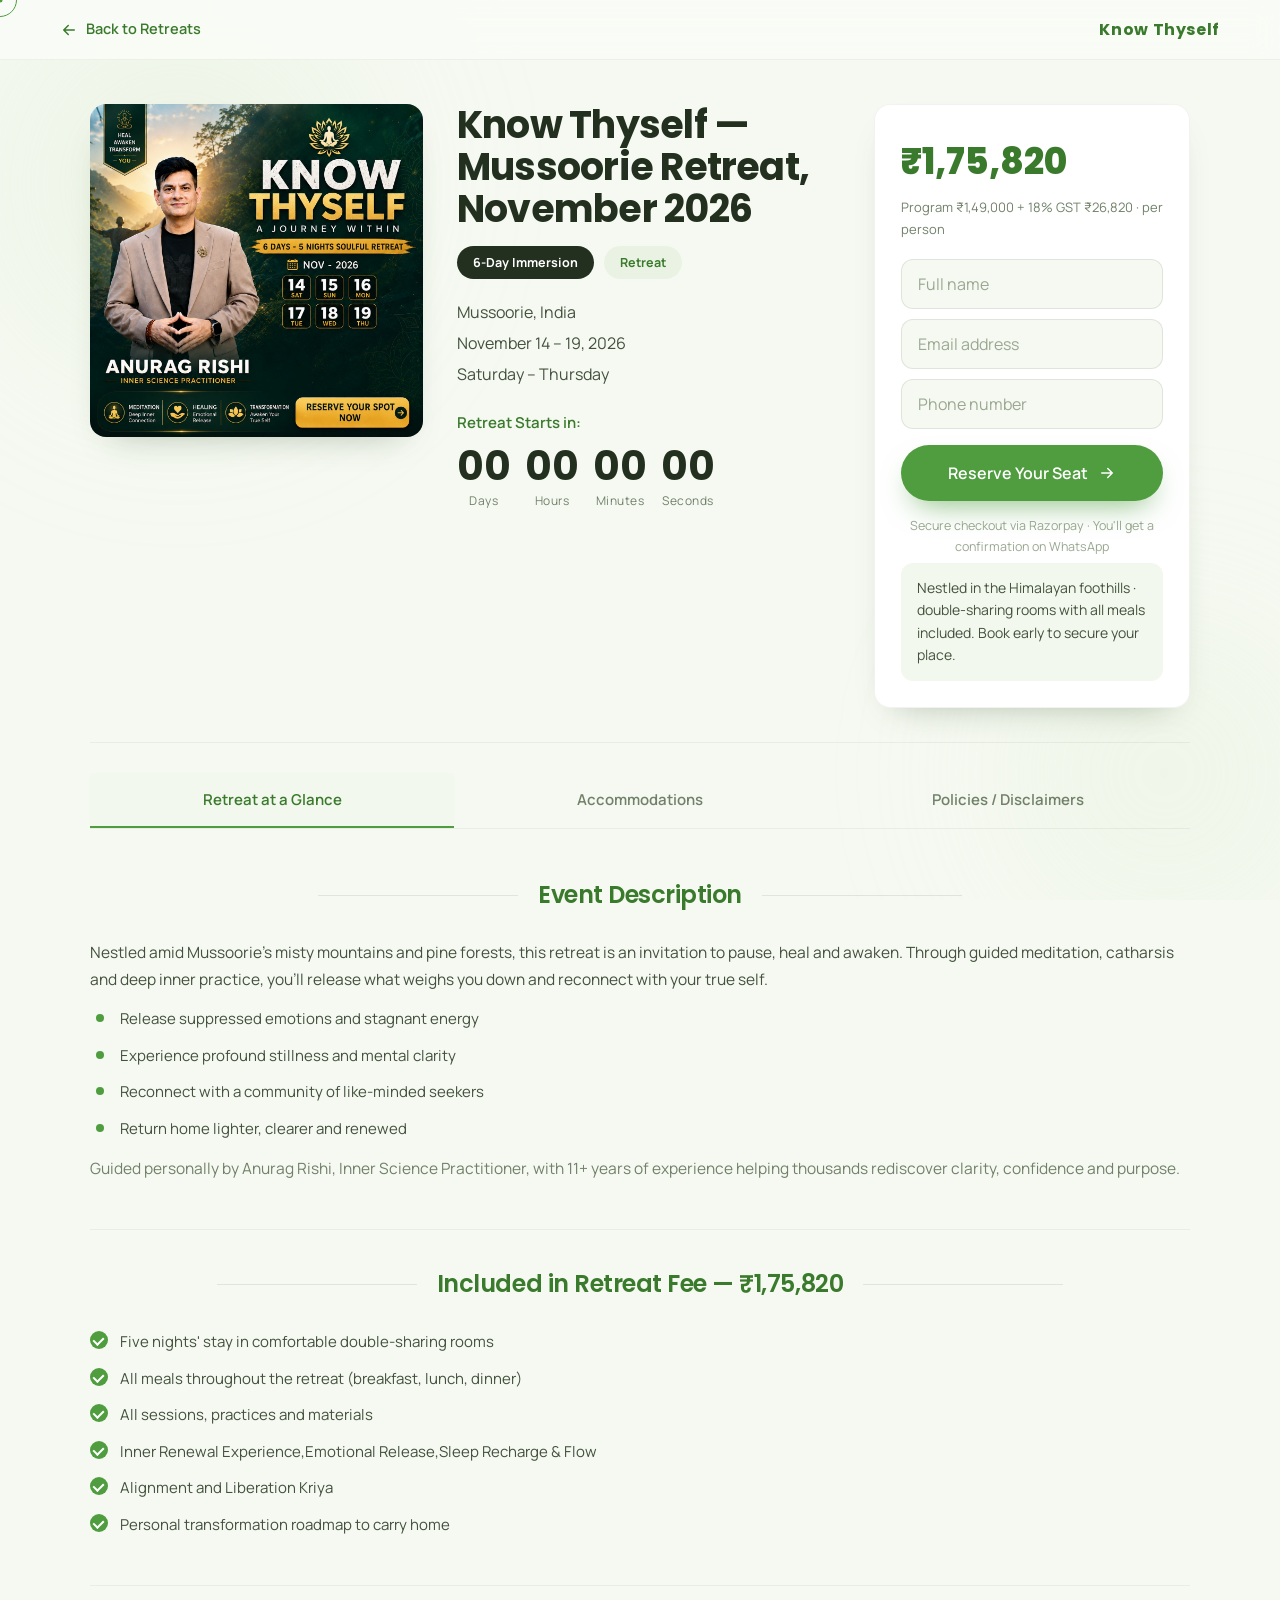
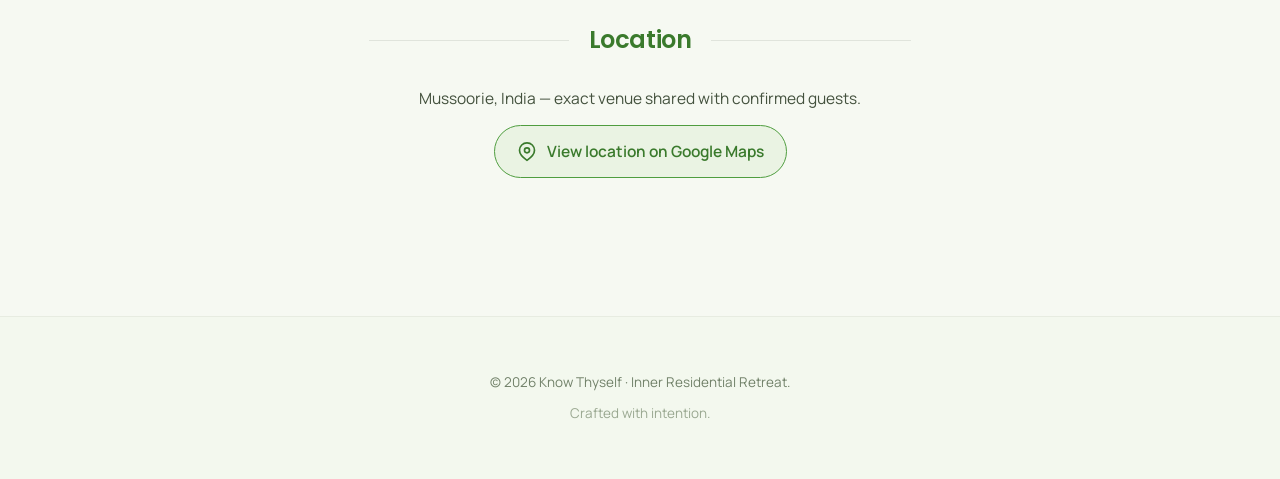
<file: event-mussoorie.html>
<!DOCTYPE html>
<html lang="en">
<head>
  <meta charset="UTF-8" />
  <meta name="viewport" content="width=device-width, initial-scale=1.0" />
  <meta name="description" content="Know Thyself · Mussoorie — a 6-day, 5-night soulful residential retreat with Anurag Rishi. 14–19 November 2026." />
  <title>Know Thyself · Mussoorie Retreat</title>
  <link rel="preconnect" href="https://fonts.googleapis.com" />
  <link rel="preconnect" href="https://fonts.gstatic.com" crossorigin />
  <link href="https://fonts.googleapis.com/css2?family=Poppins:wght@400;500;600;700;800&family=Manrope:wght@300;400;500;600;700&display=swap" rel="stylesheet" />
  <link rel="icon" type="image/svg+xml" href="favicon.svg" />
  <link rel="icon" type="image/png" sizes="32x32" href="favicon-32.png" />
  <link rel="apple-touch-icon" href="apple-touch-icon.png" />
  <link rel="stylesheet" href="styles.css" />
</head>
<body>
  <div class="cursor" aria-hidden="true"></div>
  <div class="cursor-dot" aria-hidden="true"></div>
  <div class="ambient" aria-hidden="true"><div class="orb orb-1"></div><div class="orb orb-2"></div></div>

  <header class="evd-nav">
    <a href="index.html#events" class="evd-back"><svg viewBox="0 0 24 24"><path d="M19 12H5M11 6l-6 6 6 6"/></svg> Back to Retreats</a>
    <span class="evd-brand">Know Thyself</span>
  </header>

  <div class="evd2">
    <!-- ===== HERO ===== -->
    <div class="evd2-hero">
      <div class="evd2-gallery">
        <div class="evd2-main"><img src="mussorie-new.jpeg" alt="Know Thyself · Mussoorie — 6-day soulful retreat with Anurag Rishi, 14–19 November 2026" /></div>
      </div>

      <div class="evd2-info">
        <h1 class="evd2-title">Know Thyself — Mussoorie Retreat, November 2026</h1>
        <div class="evd2-tags">
          <span class="evd2-tag dark">6-Day Immersion</span>
          <span class="evd2-tag light">Retreat</span>
        </div>
        <div class="evd2-meta">
          <p>Mussoorie, India</p>
          <p>November 14 – 19, 2026</p>
          <p>Saturday – Thursday</p>
        </div>
        <p class="cd-label">Retreat Starts in:</p>
        <div class="countdown" data-date="2026-11-15T09:00:00+05:30">
          <div><span class="cd-num" data-u="d">00</span><label>Days</label></div>
          <div><span class="cd-num" data-u="h">00</span><label>Hours</label></div>
          <div><span class="cd-num" data-u="m">00</span><label>Minutes</label></div>
          <div><span class="cd-num" data-u="s">00</span><label>Seconds</label></div>
        </div>
      </div>

      <aside class="evd2-aside">
        <div class="evd2-price"><span class="now">₹1,75,820</span></div>
        <p class="evd2-price-note">Program ₹1,49,000 + 18% GST ₹26,820 · per person</p>
        <div class="evd-form">
          <input type="text"  id="guestName"  class="evd-input" placeholder="Full name" autocomplete="name" />
          <input type="email" id="guestEmail" class="evd-input" placeholder="Email address" autocomplete="email" />
          <input type="tel"   id="guestPhone" class="evd-input" placeholder="Phone number" autocomplete="tel" />
        </div>
        <button type="button" class="btn btn-primary evd-btn" id="reserveBtn" data-magnetic>
          <span>Reserve Your Seat</span>
          <svg viewBox="0 0 24 24"><path d="M5 12h14M13 6l6 6-6 6"/></svg>
        </button>
        <p class="evd-note">Secure checkout via Razorpay · You'll get a confirmation on WhatsApp</p>
        <p class="evd2-elig">Nestled in the Himalayan foothills · double-sharing rooms with all meals included. Book early to secure your place.</p>
      </aside>
    </div>

    <!-- ===== TABS ===== -->
    <div class="evd2-tabs" role="tablist">
      <button class="evd2-tab is-active" data-tab="glance">Retreat at a Glance</button>
      <button class="evd2-tab" data-tab="accom">Accommodations</button>
      <button class="evd2-tab" data-tab="policies">Policies / Disclaimers</button>
    </div>

    <!-- Glance -->
    <div class="evd2-panel is-active" id="tab-glance">
      <div class="evd2-sec">
        <h2>Event Description</h2>
        <p>Nestled amid Mussoorie's misty mountains and pine forests, this retreat is an invitation
          to pause, heal and awaken. Through guided meditation, catharsis and deep inner practice,
          you'll release what weighs you down and reconnect with your true self.</p>
        <ul class="evd2-list">
          <li>Release suppressed emotions and stagnant energy</li>
          <li>Experience profound stillness and mental clarity</li>
          <li>Reconnect with a community of like-minded seekers</li>
          <li>Return home lighter, clearer and renewed</li>
        </ul>
        <p class="muted">Guided personally by Anurag Rishi, Inner Science Practitioner, with 11+ years
          of experience helping thousands rediscover clarity, confidence and purpose.</p>
      </div>

      <div class="evd2-sec">
        <h2>Included in Retreat Fee — ₹1,75,820</h2>
        <ul class="evd2-list check">
          <li>Five nights' stay in comfortable double-sharing rooms</li>
          <li>All meals throughout the retreat (breakfast, lunch, dinner)</li>
          <li>All sessions, practices and materials</li>
         <li>Inner Renewal Experience,Emotional Release,Sleep Recharge & Flow</li>
          <li>Alignment and Liberation Kriya</li>
          <li>Personal transformation roadmap to carry home</li>
        </ul>
      </div>

      <div class="evd2-sec">
        <h2>Location</h2>
        <p style="text-align:center">Mussoorie, India — exact venue shared with confirmed guests.</p>
        <p style="text-align:center;margin-top:14px">
          <a href="https://maps.app.goo.gl/cuoBFhcLB97J1uTe7" target="_blank" rel="noopener" class="evd-map">
            <svg viewBox="0 0 24 24" fill="none" stroke="currentColor" stroke-width="2" stroke-linecap="round" stroke-linejoin="round"><path d="M21 10c0 6-9 12-9 12s-9-6-9-12a9 9 0 0118 0z"/><circle cx="12" cy="10" r="3"/></svg>
            View location on Google Maps
          </a>
        </p>
      </div>
    </div>

    <!-- Accommodations -->
    <div class="evd2-panel" id="tab-accom">
      <div class="evd2-sec">
        <h2>Accommodations</h2>
        <p>Guests are hosted in comfortable, well-appointed <b>double-sharing rooms</b> at a serene
          mountain property surrounded by pine forest — a restful base for your inner work.</p>
        <ul class="evd2-list check">
          <li>Double-sharing rooms with attached bathrooms</li>
          <li>Clean linens, hot water and daily housekeeping</li>
          <li>Quiet, natural surroundings ideal for reflection</li>
          <li>All meals served on-site, buffet style</li>
        </ul>
        <p class="muted">Prefer a private room? Limited single-occupancy upgrades may be available on
          request for an additional charge — mention it when you register.</p>
      </div>
    </div>

    <!-- Policies -->
    <div class="evd2-panel" id="tab-policies">
      <div class="evd2-sec">
        <h2>Policies &amp; Disclaimers</h2>
        <ul class="evd2-list">
          <li>The retreat fee of ₹1,75,820 is inclusive of 18% GST and covers stay, meals and all sessions.</li>
          <li>Travel to and from the venue is not included.</li>
          <li>Seats are confirmed on receipt of full payment; places are limited.</li>
          <li>This is an inner-work retreat and not a substitute for medical or psychological treatment.</li>
          <li>For questions or special requests, please contact our team.</li>
        </ul>
        <p style="text-align:center;margin-top:10px"><a href="tel:7373738391" class="evd-map"><svg viewBox="0 0 24 24"><path d="M6.6 10.8a15.5 15.5 0 006.6 6.6l2.2-2.2a1 1 0 011-.24 11.4 11.4 0 003.6.6 1 1 0 011 1V20a1 1 0 01-1 1A17 17 0 013 4a1 1 0 011-1h3.5a1 1 0 011 1 11.4 11.4 0 00.6 3.6 1 1 0 01-.24 1z" fill="currentColor"/></svg> Call us: 73737 38391</a></p>
      </div>
    </div>
  </div>

  <footer class="footer">
    <p>© <span id="year"></span> Know Thyself · Inner Residential Retreat.</p>
    <p class="footer-sub">Crafted with intention.</p>
  </footer>

  <script src="https://checkout.razorpay.com/v1/checkout.js"></script>
  <script>
    (function () {
      var y = document.getElementById('year'); if (y) y.textContent = new Date().getFullYear();

      var main = document.getElementById('galMain');
      document.querySelectorAll('.evd2-thumbs button').forEach(function (b) {
        b.addEventListener('click', function () {
          document.querySelectorAll('.evd2-thumbs button').forEach(function (x) { x.classList.remove('is-active'); });
          b.classList.add('is-active');
          if (main && b.dataset.src) main.src = b.dataset.src;
        });
      });

      document.querySelectorAll('.evd2-tab').forEach(function (t) {
        t.addEventListener('click', function () {
          document.querySelectorAll('.evd2-tab').forEach(function (x) { x.classList.remove('is-active'); });
          document.querySelectorAll('.evd2-panel').forEach(function (x) { x.classList.remove('is-active'); });
          t.classList.add('is-active');
          var panel = document.getElementById('tab-' + t.dataset.tab);
          if (panel) panel.classList.add('is-active');
        });
      });

      var cd = document.querySelector('.countdown');
      if (cd) {
        var target = new Date(cd.dataset.date).getTime();
        var el = { d: cd.querySelector('[data-u=d]'), h: cd.querySelector('[data-u=h]'), m: cd.querySelector('[data-u=m]'), s: cd.querySelector('[data-u=s]') };
        var pad = function (n) { return String(n).padStart(2, '0'); };
        function tick() {
          var diff = target - Date.now(); if (diff < 0) diff = 0;
          el.d.textContent = pad(Math.floor(diff / 86400000));
          el.h.textContent = pad(Math.floor(diff / 3600000) % 24);
          el.m.textContent = pad(Math.floor(diff / 60000) % 60);
          el.s.textContent = pad(Math.floor(diff / 1000) % 60);
        }
        tick(); setInterval(tick, 1000);
      }

      /* ---- Razorpay reserve ---- */
      // Key ID is public by design; the Key Secret lives only in the n8n credential.
      var RAZORPAY_KEY  = 'rzp_live_TMQEp7ZTrkukW4';
      var EVENT_KEY     = 'mussoorie';                 // server looks the price up from this
      var EVENT_NAME    = 'Know Thyself · Mussoorie';
      var EVENT_DATES   = '14 – 19 Nov 2026';
      // n8n: Create Order workflow — returns a signed Razorpay order_id and the amount.
      var ORDER_URL     = 'https://n8n.srv965659.hstgr.cloud/webhook/create-order';
      // n8n: Booking workflow — receives the outcome (Booking Webhook node).
      var WEBHOOK_URL   = 'https://n8n.srv965659.hstgr.cloud/webhook/d1cda85e-1973-4fba-8095-3e1712837cff';

      function notifyBookingHook(payload) {
        if (!WEBHOOK_URL || WEBHOOK_URL.indexOf('REPLACE_WITH') !== -1) return;
        var body = JSON.stringify(payload);
        try { if (navigator.sendBeacon) { navigator.sendBeacon(WEBHOOK_URL, new Blob([body], { type: 'text/plain;charset=UTF-8' })); return; } } catch (e) {}
        try { fetch(WEBHOOK_URL, { method: 'POST', mode: 'no-cors', headers: { 'Content-Type': 'text/plain;charset=utf-8' }, body: body, keepalive: true }).catch(function () {}); } catch (e) {}
      }
      function val(id) { var el = document.getElementById(id); return el ? el.value.trim() : ''; }
      function inr(paise) { return '₹' + Number(paise / 100).toLocaleString('en-IN'); }

      // text/plain keeps this a "simple" CORS request, so no preflight is needed.
      function createOrder(guest) {
        return fetch(ORDER_URL, {
          method: 'POST',
          headers: { 'Content-Type': 'text/plain;charset=utf-8' },
          body: JSON.stringify({ event: EVENT_KEY, name: guest.name, email: guest.email, phone: guest.phone })
        }).then(function (r) { return r.json(); });
      }

      var btn = document.getElementById('reserveBtn');
      if (btn) {
        btn.addEventListener('click', function () {
          var guest = { name: val('guestName'), email: val('guestEmail'), phone: val('guestPhone') };
          if (!guest.name || !guest.email || !guest.phone) { alert('Please enter your name, email and phone to reserve your seat.'); return; }
          if (typeof Razorpay === 'undefined') { alert('Payment could not load. Please check your connection and try again.'); return; }

          btn.disabled = true;
          createOrder(guest).then(function (order) {
            if (!order || !order.ok || !order.order_id) {
              throw new Error((order && order.error) || 'could not start checkout');
            }

            var base = {
              name: guest.name, email: guest.email, phone: guest.phone,
              event_name: EVENT_NAME, event_dates: EVENT_DATES,
              amount: order.amount / 100, amount_display: inr(order.amount)
            };

            var options = {
              key: RAZORPAY_KEY,
              order_id: order.order_id,          // amount and currency come from the order
              name: 'Know Thyself · Mussoorie',
              description: 'Mussoorie Retreat · ' + EVENT_DATES + ' — Seat Reservation',
              theme: { color: '#4f9d3f' },
              prefill: { name: guest.name, email: guest.email, contact: guest.phone },
              notes: { event: 'Mussoorie', dates: EVENT_DATES },
              handler: function (response) {
                notifyBookingHook(Object.assign({
                  status: 'booked',
                  payment_id: response.razorpay_payment_id,
                  order_id: response.razorpay_order_id,
                  signature: response.razorpay_signature
                }, base));
                window.location.href = 'success.html?pid=' + encodeURIComponent(response.razorpay_payment_id) +
                  '&amt=' + (order.amount / 100) + '&event=' + encodeURIComponent(EVENT_NAME);
              },
              modal: { ondismiss: function () { btn.disabled = false; } }
            };

            var rzp = new Razorpay(options);
            rzp.on('payment.failed', function (r) {
              // Full Razorpay error object — open the browser console to read code/step/source.
              try { console.error('Razorpay payment.failed:', JSON.stringify(r.error, null, 2)); } catch (e) { console.error(r); }
              var reason = (r.error && r.error.description) ? r.error.description : 'please try again.';
              if (r.error && r.error.reason && r.error.reason !== 'NA') reason += ' [' + r.error.reason + ']';
              notifyBookingHook(Object.assign({
                status: 'failed', reason: reason,
                payment_id: (r.error && r.error.metadata && r.error.metadata.payment_id) || '',
                order_id: order.order_id
              }, base));
              alert('Payment failed: ' + reason);
              btn.disabled = false;
            });
            rzp.open();
            setTimeout(function () { btn.disabled = false; }, 1500);
          }).catch(function (e) {
            console.error('create-order failed:', e);
            btn.disabled = false;
            alert('Unable to start checkout right now. Please try again in a moment.');
          });
        });
      }
    })();
  </script>
  <script src="script.js"></script>
</body>
</html>
</file>
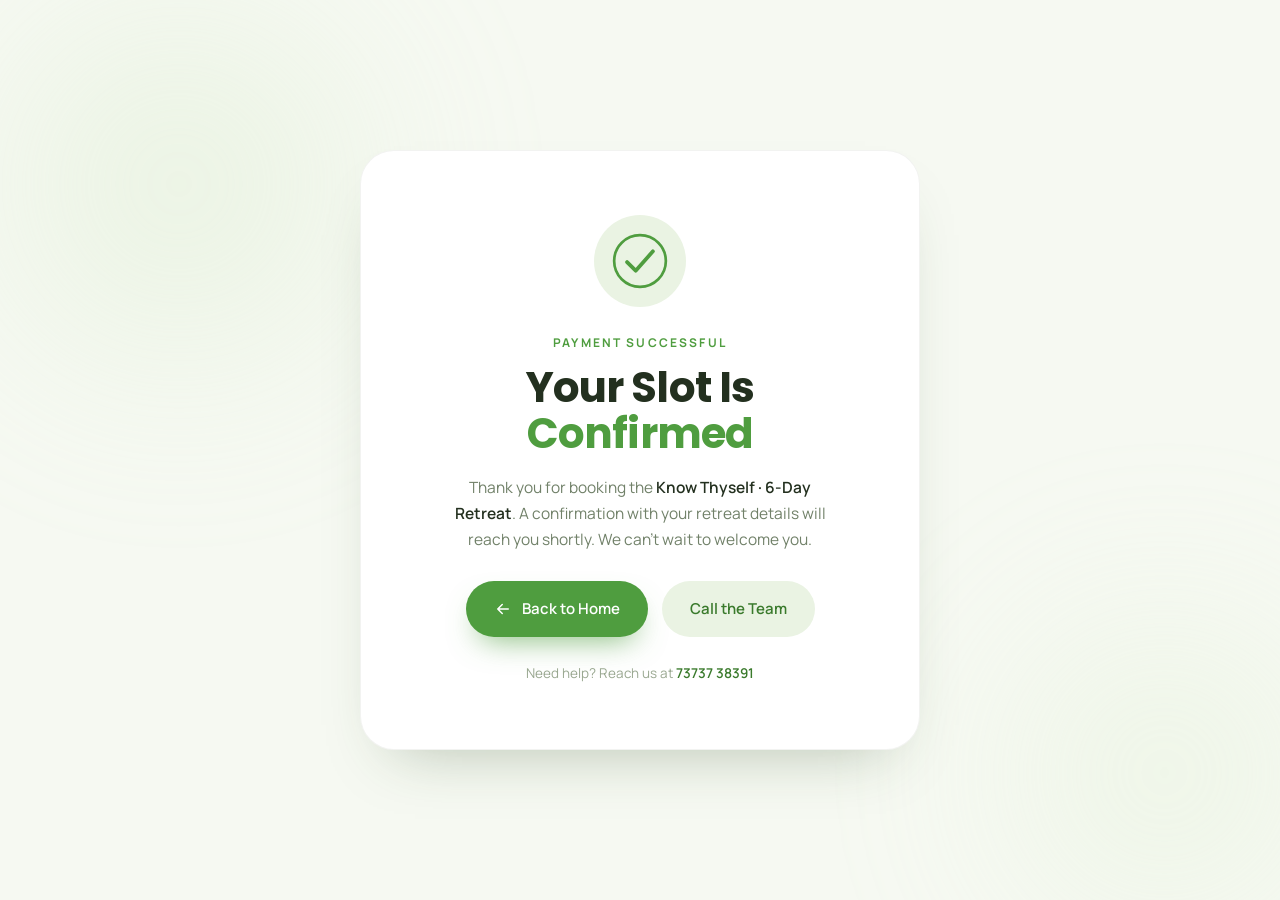
<file: success.html>
<!DOCTYPE html>
<html lang="en">
<head>
  <meta charset="UTF-8" />
  <meta name="viewport" content="width=device-width, initial-scale=1.0" />
  <meta name="robots" content="noindex" />
  <title>Booking Confirmed — Know Thyself Retreat</title>
  <link rel="preconnect" href="https://fonts.googleapis.com" />
  <link rel="preconnect" href="https://fonts.gstatic.com" crossorigin />
  <link href="https://fonts.googleapis.com/css2?family=Poppins:wght@400;500;600;700;800&family=Manrope:wght@300;400;500;600;700&display=swap" rel="stylesheet" />
  <link rel="icon" type="image/svg+xml" href="favicon.svg" />
  <link rel="icon" type="image/png" sizes="32x32" href="favicon-32.png" />
  <link rel="apple-touch-icon" href="apple-touch-icon.png" />
  <link rel="stylesheet" href="styles.css" />
</head>
<body class="success-body">
  <div class="ambient" aria-hidden="true">
    <div class="orb orb-1"></div>
    <div class="orb orb-2"></div>
  </div>

  <main class="success-wrap">
    <div class="success-card">
      <div class="success-check" aria-hidden="true">
        <svg viewBox="0 0 52 52"><circle class="sc-circle" cx="26" cy="26" r="24" /><path class="sc-tick" d="M14 27l8 8 16-18" /></svg>
      </div>

      <p class="success-eyebrow">Payment Successful</p>
      <h1 class="success-title">Your Slot Is <em>Confirmed</em></h1>
      <p class="success-text">
        Thank you for booking the <strong id="rc-event">Know Thyself · 6-Day Retreat</strong>.
        A confirmation with your retreat details will reach you shortly. We can't wait
        to welcome you.
      </p>

      <div class="success-receipt" id="receipt" hidden>
        <div class="rc-row"><span>Payment ID</span><strong id="rc-pid">—</strong></div>
        <div class="rc-row"><span>Amount</span><strong id="rc-amt">₹6,000</strong></div>
        <div class="rc-row"><span>Status</span><strong class="rc-paid">Paid</strong></div>
      </div>

      <div class="success-actions">
        <a href="index.html" class="btn btn-primary" data-magnetic>
          <svg viewBox="0 0 24 24"><path d="M19 12H5M11 6l-6 6 6 6"/></svg>
          <span>Back to Home</span>
        </a>
        <a href="tel:7373738391" class="btn success-ghost" data-magnetic><span>Call the Team</span></a>
      </div>

      <p class="success-foot">Need help? Reach us at <a href="tel:7373738391">73737 38391</a></p>
    </div>
  </main>

  <script>
    (function () {
      var params = new URLSearchParams(location.search);
      var pid = params.get('pid');
      var amt = params.get('amt');
      var event = params.get('event');
      if (event) document.getElementById('rc-event').textContent = event + ' Retreat';
      if (pid) {
        document.getElementById('rc-pid').textContent = pid;
        if (amt) document.getElementById('rc-amt').textContent = '₹' + Number(amt).toLocaleString('en-IN');
        document.getElementById('receipt').hidden = false;
      }
    })();
  </script>
</body>
</html>
</file>
<file: styles.css>
/* ===================================================================
   Know Thyself — Eco Wellness Retreat
   Fresh green + white · rounded · soft · interactive
=================================================================== */

:root {
  --green: #4f9d3f;
  --green-deep: #3a7a2c;
  --green-dark: #2c5f24;
  --green-bright: #62b84e;
  --leaf: #eaf3e3;
  --leaf-2: #f3f8ee;
  --mist: #f6f9f2;
  --paper: #ffffff;
  --ink: #23301f;
  --ink-soft: #43513d;
  --muted: #718169;
  --faint: #9aa891;
  --line: rgba(35, 48, 31, 0.10);
  --line-soft: rgba(35, 48, 31, 0.06);
  --terra: #cf6b4a;
  --radius: 24px;
  --radius-lg: 34px;
  --shadow: 0 30px 60px -34px rgba(44, 74, 34, 0.35);
  --shadow-sm: 0 16px 34px -22px rgba(44, 74, 34, 0.4);
  --ease: cubic-bezier(0.22, 1, 0.36, 1);
  --ease-out: cubic-bezier(0.16, 1, 0.3, 1);
}

* { margin: 0; padding: 0; box-sizing: border-box; -webkit-tap-highlight-color: transparent; }
html { scroll-behavior: smooth; -webkit-text-size-adjust: 100%; text-size-adjust: 100%; }
img, video { max-width: 100%; }

body {
  background: var(--mist);
  color: var(--ink);
  font-family: 'Manrope', system-ui, sans-serif;
  font-weight: 400;
  line-height: 1.7;
  overflow-x: hidden;
  -webkit-font-smoothing: antialiased;
}
::selection { background: var(--green); color: #fff; }

h1, h2, h3, .brand-name, .section-title, .hero-title { font-family: 'Poppins', sans-serif; font-weight: 700; letter-spacing: -0.02em; }
em { font-style: normal; color: var(--green-deep); }

/* ---------- Custom cursor ---------- */
.cursor, .cursor-dot { position: fixed; top: 0; left: 0; border-radius: 50%; pointer-events: none; z-index: 9999; transform: translate(-50%, -50%); }
.cursor { width: 34px; height: 34px; border: 1.5px solid var(--green); transition: width .25s var(--ease), height .25s var(--ease), background .25s; }
.cursor-dot { width: 5px; height: 5px; background: var(--green); }
.cursor.grow { width: 60px; height: 60px; background: rgba(79,157,63,.14); border-color: transparent; }
@media (hover: none) { .cursor, .cursor-dot { display: none; } }

/* ---------- Scroll progress ---------- */
.scroll-progress { position: fixed; top: 0; left: 0; right: 0; height: 3px; z-index: 900; background: transparent; }
.scroll-progress span { display: block; height: 100%; width: 0%; background: linear-gradient(90deg, var(--green-deep), var(--green-bright)); }

/* ---------- Ambient ---------- */
.ambient { position: fixed; inset: 0; z-index: -1; overflow: hidden; background: var(--mist); }
.orb { position: absolute; border-radius: 50%; filter: blur(90px); opacity: .4; }
.orb-1 { width: 40vw; height: 40vw; background: radial-gradient(circle, #cfe6c0, transparent 70%); top: -8%; left: -6%; animation: drift 24s ease-in-out infinite; }
.orb-2 { width: 34vw; height: 34vw; background: radial-gradient(circle, #d9eccb, transparent 70%); bottom: -10%; right: -8%; animation: drift 30s ease-in-out infinite reverse; }
.orb-3 { display: none; }
@keyframes drift { 0%,100% { transform: translate(0,0) scale(1); } 50% { transform: translate(4vw,-3vh) scale(1.08); } }
.grain { display: none; }

/* ---------- Nav ---------- */
.nav {
  position: fixed; top: 16px; left: 50%; transform: translateX(-50%); z-index: 800;
  width: min(1200px, calc(100% - 32px)); display: flex; align-items: center; justify-content: space-between;
  padding: 12px 14px 12px 26px; background: rgba(255,255,255,.82); backdrop-filter: blur(16px);
  border: 1px solid var(--line-soft); border-radius: 100px; box-shadow: var(--shadow-sm);
  transition: padding .4s var(--ease), box-shadow .4s var(--ease);
}
.nav.scrolled { box-shadow: 0 20px 44px -26px rgba(44,74,34,.5); }
.brand { display: flex; flex-direction: column; line-height: 1; text-decoration: none; }
.brand-name { font-size: 24px; font-weight: 700; color: var(--green-deep); letter-spacing: .01em; }
.brand-sub { font-size: 9px; letter-spacing: .24em; text-transform: uppercase; color: var(--muted); margin-top: 3px; }
.nav-links { display: flex; gap: 30px; }
.nav-links a { color: var(--ink-soft); text-decoration: none; font-size: 14.5px; font-weight: 500; position: relative; }
.nav-links a::after { content: ''; position: absolute; left: 0; bottom: -6px; height: 2px; width: 0; background: var(--green); border-radius: 2px; transition: width .3s var(--ease); }
.nav-links a:hover { color: var(--green-deep); }
.nav-links a:hover::after { width: 100%; }
@media (max-width: 860px) { .nav-links { display: none; } }

/* ---------- Buttons ---------- */
.btn {
  display: inline-flex; align-items: center; gap: 10px; cursor: pointer; text-decoration: none;
  font-family: 'Manrope', sans-serif; font-weight: 600; font-size: 15px; border: none;
  border-radius: 100px; padding: 15px 28px; position: relative; overflow: hidden;
  transition: transform .3s var(--ease), box-shadow .3s var(--ease), background .3s; will-change: transform;
}
.btn svg { width: 18px; height: 18px; fill: none; stroke: currentColor; stroke-width: 2; stroke-linecap: round; stroke-linejoin: round; }
.btn-primary { background: var(--green); color: #fff; box-shadow: 0 14px 30px -12px rgba(79,157,63,.7); }
.btn-primary:hover { background: var(--green-deep); transform: translateY(-2px); box-shadow: 0 20px 40px -12px rgba(79,157,63,.8); }
.btn-ghost { background: var(--green); color: #fff; padding: 12px 24px; font-size: 14px; box-shadow: 0 10px 22px -12px rgba(79,157,63,.7); }
.btn-ghost:hover { background: var(--green-deep); transform: translateY(-2px); }
.nav-cta svg, .btn-ghost::before { }

/* ---------- Sections ---------- */
.section { padding: clamp(60px, 9vw, 120px) clamp(20px, 6vw, 80px); max-width: 1200px; margin: 0 auto; }
.section-title { font-size: clamp(30px, 5vw, 52px); font-weight: 700; line-height: 1.1; margin-bottom: 14px; max-width: 18ch; }
.section-title em { color: var(--green); }
.section-lead { color: var(--muted); font-size: clamp(15px, 2vw, 18px); margin-bottom: 46px; max-width: 54ch; }
.eyebrow { font-size: clamp(24px, 3.4vw, 36px); font-weight: 700; font-family: 'Poppins', sans-serif; margin-bottom: 34px; }
.eyebrow em { color: var(--green); }
.overline { display: block; font-size: 12px; font-weight: 700; letter-spacing: .18em; text-transform: uppercase; color: var(--green); margin-bottom: 16px; }

/* ---------- HERO ---------- */
.hero-wrap { position: relative; padding: 92px clamp(12px, 3vw, 22px) 0; }
.hero {
  position: relative; min-height: 86vh; min-height: 86dvh; display: flex; align-items: center; overflow: hidden;
  border-radius: var(--radius-lg); background: linear-gradient(135deg, #3f7a34, #6bb84e);
  box-shadow: var(--shadow);
}
.hero-bg { position: absolute; inset: 0; width: 100%; height: 100%; object-fit: cover; z-index: 0; }
.hero-scrim { position: absolute; inset: 0; z-index: 1; background: linear-gradient(90deg, rgba(20,38,14,.66) 0%, rgba(20,38,14,.34) 46%, transparent 78%), linear-gradient(0deg, rgba(20,38,14,.45), transparent 45%); }
.hero-scrim--soft { background: linear-gradient(0deg, rgba(20,38,14,.34), transparent 40%), radial-gradient(120% 90% at 50% 50%, transparent 60%, rgba(20,38,14,.28)); }
.hero--video-only { min-height: 90vh; min-height: 90dvh; }

/* Register Now button over the hero video */
.hero-cta-wrap { position: absolute; left: 0; right: 0; bottom: 54px; z-index: 4; display: flex; justify-content: center; pointer-events: none; padding: 0 20px; }
.hero-register {
  position: relative; pointer-events: auto; display: inline-flex; align-items: center; gap: 9px; text-decoration: none;
  background: var(--green); color: #fff; font-family: 'Manrope', sans-serif; font-weight: 700;
  font-size: clamp(14px, 1.6vw, 16px); letter-spacing: .01em; padding: 12px 30px; border-radius: 100px;
  box-shadow: 0 14px 34px -14px rgba(0,0,0,.55); transition: transform .3s var(--ease), background .3s, box-shadow .3s;
  will-change: transform;
}
.hero-register svg { width: 17px; height: 17px; }
.hero-register:hover { background: var(--green-deep); box-shadow: 0 24px 52px -14px rgba(0,0,0,.65); }
.hero-register::after { content: ''; position: absolute; inset: 0; border-radius: 100px; box-shadow: 0 0 0 0 rgba(98,184,78,.6); animation: reg-pulse 2.4s ease-out infinite; }
@keyframes reg-pulse { 0% { box-shadow: 0 0 0 0 rgba(98,184,78,.5); } 70% { box-shadow: 0 0 0 16px rgba(98,184,78,0); } 100% { box-shadow: 0 0 0 0 rgba(98,184,78,0); } }
@media (max-width: 560px) {
  /* button sits below the video, in the gap — not over the footage */
  .hero-cta-wrap { position: static; inset: auto; padding: 0; margin: 14px 0 2px; pointer-events: auto; }
  .hero-register { padding: 12px 30px; font-size: 14px; gap: 8px; box-shadow: 0 12px 28px -12px rgba(79,157,63,.6); }
  .hero-register svg { width: 16px; height: 16px; }
  .hero-register::after { display: none; }
  /* smaller volume control — round mute button only */
  .audio-control { bottom: 10px; right: 10px; padding: 5px; }
  .audio-toggle { width: 32px; height: 32px; flex-basis: 32px; }
  .audio-toggle svg { width: 16px; height: 16px; }
  .audio-control .audio-slider { display: none; }
}

/* Floating Register button — appears on scroll, stays to the end */
.float-register {
  position: fixed; right: 20px; bottom: 20px; z-index: 700;
  display: inline-flex; align-items: center; gap: 9px; text-decoration: none;
  background: var(--green); color: #fff; font-family: 'Manrope', sans-serif; font-weight: 700; font-size: 15px;
  padding: 14px 26px; border-radius: 100px; box-shadow: 0 16px 38px -12px rgba(0,0,0,.5);
  transform: translateY(130px); opacity: 0; pointer-events: none;
  transition: transform .45s var(--ease), opacity .45s var(--ease), background .3s;
}
.float-register.show { transform: translateY(0); opacity: 1; pointer-events: auto; }
.float-register:hover { background: var(--green-deep); }
.float-register svg { width: 18px; height: 18px; }
@media (max-width: 560px) { .float-register { right: 14px; bottom: 14px; padding: 12px 22px; font-size: 14px; } }

/* On phones, let the video define the hero height (no green bars, no crop) */
@media (max-width: 640px) {
  .hero, .hero--video-only { display: block; min-height: 0; }
  .hero-bg { position: relative; width: 100%; height: auto; display: block; }
}

/* Audio control (mute button + volume slider) */
.audio-control {
  position: absolute; z-index: 4; right: 22px; bottom: 22px;
  display: inline-flex; align-items: center; gap: 4px; padding: 8px 10px 8px 8px;
  background: rgba(255,255,255,.9); backdrop-filter: blur(10px); border-radius: 100px;
  box-shadow: 0 14px 30px -14px rgba(0,0,0,.5); transition: transform .3s var(--ease);
}
.audio-control:hover { transform: translateY(-2px); }
.audio-toggle {
  cursor: pointer; display: inline-grid; place-items: center; width: 38px; height: 38px; flex: 0 0 38px;
  background: var(--leaf); border: none; border-radius: 50%; color: var(--green-deep);
  transition: background .3s, color .3s;
}
.audio-toggle svg { width: 19px; height: 19px; fill: none; stroke: currentColor; stroke-width: 2; stroke-linecap: round; stroke-linejoin: round; }
.audio-toggle .ico-sound { display: none; }
.audio-control.is-on .audio-toggle { background: var(--green); color: #fff; }
.audio-control.is-on .ico-muted { display: none; }
.audio-control.is-on .ico-sound { display: block; }

.audio-slider {
  -webkit-appearance: none; appearance: none; width: 96px; height: 5px; border-radius: 100px;
  background: rgba(35,48,31,.18); outline: none; cursor: pointer; margin: 0 10px 0 6px;
  transition: width .35s var(--ease), opacity .35s var(--ease), margin .35s var(--ease);
  background-image: linear-gradient(var(--green), var(--green)); background-repeat: no-repeat;
  background-size: 70% 100%;
}
.audio-slider::-webkit-slider-thumb { -webkit-appearance: none; appearance: none; width: 15px; height: 15px; border-radius: 50%; background: var(--green-deep); border: 2px solid #fff; box-shadow: 0 2px 6px rgba(0,0,0,.3); cursor: pointer; }
.audio-slider::-moz-range-thumb { width: 15px; height: 15px; border-radius: 50%; background: var(--green-deep); border: 2px solid #fff; cursor: pointer; }
.audio-slider::-moz-range-track { background: transparent; }
/* collapse the slider until sound is on, so it reads as a tidy button first */
.audio-control:not(.is-on):not(:hover) .audio-slider { width: 0; margin: 0; opacity: 0; pointer-events: none; }
@media (hover: none) { .audio-control .audio-slider { width: 80px; opacity: 1; } }
.hero-content { position: relative; z-index: 2; width: 100%; padding: clamp(34px, 6vw, 78px); }
.pill {
  display: inline-flex; align-items: center; gap: 8px; font-size: 13px; font-weight: 600;
  color: var(--green-deep); background: rgba(255,255,255,.92); padding: 9px 18px; border-radius: 100px;
  margin-bottom: 24px; box-shadow: 0 10px 24px -14px rgba(0,0,0,.4);
}
.pill-ico { color: var(--green); }
.pill-dot { display: none; }

.hero-title { font-size: clamp(42px, 7.6vw, 88px); font-weight: 800; line-height: 1.0; color: #fff; max-width: 14ch; }
.hero-title .line { display: block; overflow: hidden; }
.hero-title .line > span { display: block; transform: translateY(110%); animation: rise 1.05s var(--ease-out) forwards; }
.hero-title .line:nth-child(1) > span { animation-delay: .15s; }
.hero-title .line:nth-child(2) > span { animation-delay: .3s; }
.hero-title .line:nth-child(3) > span { animation-delay: .45s; }
.hero-title em { color: #d6f2c4; }
@keyframes rise { to { transform: translateY(0); } }

.hero-sub { color: rgba(255,255,255,.9); font-size: clamp(15px, 2vw, 19px); max-width: 46ch; margin: 24px 0 32px; }
.hero-actions { display: flex; align-items: center; gap: 24px; flex-wrap: wrap; }
.hero-social { font-size: 13.5px; color: rgba(255,255,255,.85); display: inline-flex; align-items: center; font-weight: 500; }
.live-dot { width: 8px; height: 8px; border-radius: 50%; background: #cdf3b6; margin-right: 9px; box-shadow: 0 0 0 0 rgba(205,243,182,.7); animation: pulse 2s infinite; }
@keyframes pulse { 0% { box-shadow: 0 0 0 0 rgba(205,243,182,.6); } 70% { box-shadow: 0 0 0 10px rgba(205,243,182,0); } 100% { box-shadow: 0 0 0 0 rgba(205,243,182,0); } }

.scroll-hint { position: absolute; bottom: 22px; left: 50%; transform: translateX(-50%); z-index: 2; display: flex; flex-direction: column; align-items: center; gap: 7px; font-size: 9.5px; font-weight: 600; letter-spacing: .22em; text-transform: uppercase; color: rgba(255,255,255,.8); }
.scroll-hint i { width: 1px; height: 34px; background: linear-gradient(rgba(255,255,255,.9), transparent); animation: scrolldrop 1.8s ease-in-out infinite; }
@keyframes scrolldrop { 0% { transform: scaleY(0); transform-origin: top; } 50% { transform: scaleY(1); transform-origin: top; } 51% { transform-origin: bottom; } 100% { transform: scaleY(0); transform-origin: bottom; } }

/* ---------- Floating booking bar ---------- */
.booking-bar {
  position: relative; z-index: 5; margin: -46px auto 0; width: min(1040px, calc(100% - 48px));
  background: var(--paper); border-radius: 100px; box-shadow: var(--shadow);
  display: grid; grid-template-columns: 1fr 1fr 0.8fr auto; align-items: center; gap: 8px;
  padding: 12px 12px 12px 30px; border: 1px solid var(--line-soft);
}
.bb-field { display: flex; flex-direction: column; padding: 6px 20px; border-right: 1px solid var(--line); cursor: pointer; transition: transform .3s var(--ease); }
.bb-field:hover { transform: translateY(-1px); }
.bb-field span { font-size: 11px; font-weight: 700; letter-spacing: .1em; text-transform: uppercase; color: var(--green); }
.bb-field strong { font-size: 15px; font-weight: 600; color: var(--ink); }
.bb-btn {
  display: inline-flex; align-items: center; gap: 10px; text-decoration: none; cursor: pointer;
  background: var(--green); color: #fff; font-weight: 600; font-size: 15px; padding: 16px 30px;
  border-radius: 100px; transition: transform .3s var(--ease), background .3s; box-shadow: 0 14px 28px -14px rgba(79,157,63,.8);
}
.bb-btn svg { width: 18px; height: 18px; fill: none; stroke: currentColor; stroke-width: 2; stroke-linecap: round; stroke-linejoin: round; }
.bb-btn:hover { background: var(--green-deep); transform: translateY(-2px); }
@media (max-width: 820px) {
  .booking-bar { grid-template-columns: 1fr 1fr; border-radius: 28px; padding: 16px; gap: 12px; }
  .bb-field { border-right: none; padding: 8px 12px; border-bottom: 1px solid var(--line); }
  .bb-btn { grid-column: span 2; justify-content: center; }
}

/* ---------- Feature strip ---------- */
.feature-strip { display: grid; grid-template-columns: repeat(4, 1fr); gap: 16px; max-width: 1200px; margin: 46px auto 0; padding: 0 clamp(20px, 6vw, 80px); }
.feat { display: flex; align-items: center; gap: 14px; background: var(--paper); border: 1px solid var(--line-soft); border-radius: var(--radius); padding: 20px 22px; transition: transform .3s var(--ease), box-shadow .3s var(--ease); }
.feat:hover { transform: translateY(-4px); box-shadow: var(--shadow-sm); }
.feat-ico { display: grid; place-items: center; width: 44px; height: 44px; flex: 0 0 44px; border-radius: 50%; background: var(--leaf); color: var(--green-deep); font-size: 18px; }
.feat strong { display: block; font-weight: 700; font-size: 14.5px; color: var(--ink); font-family: 'Poppins', sans-serif; }
.feat em { display: block; font-style: normal; font-size: 12.5px; color: var(--muted); }
@media (max-width: 820px) { .feature-strip { grid-template-columns: 1fr 1fr; } }

/* ---------- Memories ---------- */
.eyebrow::before, .section-title::before { content: ''; display: block; width: 46px; height: 3px; border-radius: 3px; background: var(--green); margin-bottom: 20px; }
.memory-grid { display: grid; grid-template-columns: 1fr 1fr; gap: 18px; }
.memory { aspect-ratio: 16/10; border-radius: var(--radius); background: var(--leaf); position: relative; overflow: hidden; box-shadow: var(--shadow-sm); transition: transform .5s var(--ease); }
.memory:nth-child(3) { grid-column: span 2; aspect-ratio: 24/9; }
.memory:hover { transform: translateY(-6px); }
.memory img { position: absolute; inset: 0; width: 100%; height: 100%; object-fit: cover; z-index: 1; transition: transform .7s var(--ease); }
.memory:hover img { transform: scale(1.06); }
.memory::after { content: ''; position: absolute; inset: 0; background: linear-gradient(120deg, transparent, rgba(255,255,255,.3), transparent); transform: translateX(-100%); transition: transform .8s var(--ease); z-index: 2; }
.memory:hover::after { transform: translateX(100%); }
@media (max-width: 680px) { .memory { aspect-ratio: 4/3; } .memory:nth-child(3) { aspect-ratio: 16/10; } }
.memories-more { display: flex; justify-content: center; margin-top: 30px; }

/* ---------- Experience ---------- */
.exp-list { display: grid; grid-template-columns: repeat(3, 1fr); gap: 22px; margin-top: 46px; }
.exp-card { display: flex; flex-direction: column; background: var(--paper); border: 1px solid var(--line-soft); border-radius: var(--radius); overflow: hidden; box-shadow: var(--shadow-sm); transition: transform .4s var(--ease), box-shadow .4s var(--ease); }
.exp-card:hover { transform: translateY(-8px); box-shadow: var(--shadow); }
.exp-media { position: relative; aspect-ratio: 16/11; overflow: hidden; background: var(--leaf); margin: 12px 12px 0; border-radius: 18px; }
.exp-media img { position: absolute; inset: 0; width: 100%; height: 100%; object-fit: cover; z-index: 1; transition: transform .7s var(--ease); }
.exp-card:hover .exp-media img { transform: scale(1.07); }
.exp-media span { display: none; }
.exp-body { padding: 22px 24px 26px; display: flex; flex-direction: column; flex: 1; }
.exp-body h3 { font-size: 21px; font-weight: 700; margin-bottom: 10px; line-height: 1.15; font-family: 'Poppins', sans-serif; }
.exp-body h3 em { color: var(--green); }
.exp-body p { color: var(--muted); font-size: 14px; margin-bottom: 18px; }
.ticks { list-style: none; display: flex; flex-direction: column; gap: 9px; margin-top: auto; }
.ticks li { position: relative; padding-left: 28px; font-size: 13.5px; color: var(--ink-soft); }
.ticks li strong { color: var(--green-deep); font-weight: 700; }
.ticks li::before { content: ''; position: absolute; left: 0; top: 2px; width: 19px; height: 19px; border-radius: 50%; background: var(--leaf); }
.ticks li::after { content: ''; position: absolute; left: 6px; top: 6px; width: 7px; height: 4px; border-left: 2px solid var(--green); border-bottom: 2px solid var(--green); transform: rotate(-45deg); }
@media (max-width: 900px) { .exp-list { grid-template-columns: 1fr 1fr; } }
@media (max-width: 600px) { .exp-list { grid-template-columns: 1fr; } }

/* ---------- Upcoming retreats (date-block cards) ---------- */
.ret-grid { display: grid; grid-template-columns: repeat(auto-fit, minmax(300px, 1fr)); gap: 24px; margin-top: 46px; }
.ret-card {
  position: relative; display: block; text-decoration: none; background: var(--paper);
  border: 1px solid var(--line-soft); border-radius: 16px; padding: 26px 26px 28px;
  box-shadow: var(--shadow-sm); overflow: hidden; transition: transform .35s var(--ease), box-shadow .35s var(--ease), border-color .35s;
}
.ret-card::before { content: ''; position: absolute; left: 0; top: 0; bottom: 0; width: 4px; background: var(--green); transform: scaleY(0); transform-origin: top; transition: transform .4s var(--ease); }
.ret-card:hover { transform: translateY(-6px); box-shadow: var(--shadow); border-color: rgba(79,157,63,.35); }
.ret-card:hover::before { transform: scaleY(1); }

.ret-badge {
  position: absolute; top: 0; right: 0; font-size: 12px; font-weight: 700; letter-spacing: .01em;
  color: #fff; background: var(--green); padding: 9px 16px; border-radius: 0 16px 0 14px;
}
.ret-badge--wait { background: #e0a021; }

/* Housefull — frozen, not clickable */
.ret-badge--full { background: #b23b3b; }
.ret-card--full { cursor: not-allowed; pointer-events: none; }
.ret-card--full .ret-loc { color: var(--muted); }
.ret-card--full .ret-mon, .ret-card--full .ret-day, .ret-card--full .ret-type, .ret-card--full .ret-range { opacity: .7; }

.ret-date { margin-bottom: 22px; }
.ret-mon { display: inline-block; font-family: 'Poppins', sans-serif; font-size: 19px; font-weight: 500; color: var(--ink-soft); padding-bottom: 4px; border-bottom: 3px solid var(--green); }
.ret-day { display: block; font-family: 'Poppins', sans-serif; font-size: 44px; font-weight: 700; color: var(--ink); line-height: 1.05; margin-top: 6px; }

.ret-loc { font-family: 'Poppins', sans-serif; font-size: 22px; font-weight: 600; color: var(--green-deep); margin-bottom: 8px; transition: color .3s; }
.ret-card:hover .ret-loc { color: var(--green); }
.ret-type { color: var(--ink-soft); font-size: 15px; margin-bottom: 16px; }
.ret-range { color: var(--muted); font-size: 14.5px; }

/* ---------- Stories of Transformation ---------- */
.section-title.center, .section-lead.center { text-align: center; margin-left: auto; margin-right: auto; }
.section-title.center { max-width: none; }
.section-title.center::before { margin-left: auto; margin-right: auto; }
.section-lead.center { margin-bottom: 8px; }

.stories-slider { position: relative; margin-top: 46px; }
.stories-track {
  display: flex; gap: 24px; overflow-x: auto; scroll-snap-type: x mandatory; scroll-behavior: smooth;
  padding: 6px 2px 12px; -ms-overflow-style: none; scrollbar-width: none;
}
.stories-track::-webkit-scrollbar { display: none; }
.slider-nav {
  position: absolute; top: 32%; z-index: 5; width: 46px; height: 46px; border-radius: 50%;
  border: 1px solid var(--line-soft); background: #fff; color: var(--green-deep); cursor: pointer;
  display: grid; place-items: center; box-shadow: var(--shadow-sm); transition: background .3s, transform .3s, opacity .3s;
}
.slider-nav svg { width: 22px; height: 22px; fill: none; stroke: currentColor; stroke-width: 2.2; stroke-linecap: round; stroke-linejoin: round; }
.slider-nav:hover { background: var(--green); color: #fff; }
.slider-nav.prev { left: -10px; }
.slider-nav.next { right: -10px; }
.slider-nav[disabled] { opacity: 0; pointer-events: none; }
@media (max-width: 560px) { .slider-nav.prev { left: 2px; } .slider-nav.next { right: 2px; } }

.story-card {
  scroll-snap-align: start; flex: 0 0 calc((100% - 48px) / 3); min-width: 0;
  text-align: left; cursor: pointer; border: 1px solid var(--line-soft); border-radius: 18px;
  overflow: hidden; background: var(--paper); box-shadow: var(--shadow-sm); padding: 0;
  display: flex; flex-direction: column; font-family: inherit;
  transition: transform .4s var(--ease), box-shadow .4s var(--ease);
}
@media (max-width: 900px) { .story-card { flex-basis: calc((100% - 24px) / 2); } }
@media (max-width: 620px) { .story-card { flex-basis: 86%; } }
.story-card:hover { transform: translateY(-6px); box-shadow: var(--shadow); }
.story-thumb { position: relative; display: block; aspect-ratio: 16/10; overflow: hidden; background: var(--leaf); }
.story-thumb img { width: 100%; height: 100%; object-fit: cover; transition: transform .6s var(--ease); }
.story-card:hover .story-thumb img { transform: scale(1.06); }
.story-play {
  position: absolute; top: 50%; left: 50%; transform: translate(-50%,-50%);
  width: 58px; height: 58px; border-radius: 50%; background: rgba(255,255,255,.92);
  display: grid; place-items: center; box-shadow: 0 12px 28px -10px rgba(0,0,0,.5);
  transition: transform .3s var(--ease), background .3s;
}
.story-play svg { width: 24px; height: 24px; fill: var(--green-deep); margin-left: 3px; }
.story-card:hover .story-play { transform: translate(-50%,-50%) scale(1.1); background: #fff; }
.story-body { display: flex; flex-direction: column; padding: 22px 22px 24px; flex: 1; }
.story-title { font-family: 'Poppins', sans-serif; font-size: 18px; font-weight: 600; color: var(--green-deep); line-height: 1.25; margin-bottom: 10px; }
.story-desc { color: var(--muted); font-size: 14.5px; line-height: 1.6; margin-bottom: 18px; flex: 1; }
.story-link { display: inline-flex; align-items: center; gap: 7px; color: var(--green); font-weight: 700; font-size: 14.5px; margin-top: auto; transition: gap .3s; }
.story-link svg { width: 17px; height: 17px; fill: none; stroke: currentColor; stroke-width: 2; stroke-linecap: round; stroke-linejoin: round; }
.story-card:hover .story-link { gap: 12px; }

/* video modal */
.story-modal { position: fixed; inset: 0; z-index: 1000; display: grid; place-items: center; padding: 20px; }
.story-modal[hidden] { display: none; }
.story-modal-bg { position: absolute; inset: 0; background: rgba(12,20,8,.82); backdrop-filter: blur(4px); animation: fadeUp .3s ease; }
.story-modal-inner { position: relative; z-index: 1; width: min(760px, 100%); }
.story-modal-inner video { width: 100%; max-height: 78vh; border-radius: 16px; background: #000; display: block; box-shadow: 0 40px 90px -30px rgba(0,0,0,.7); }
.story-modal-name { color: rgba(255,255,255,.9); text-align: center; font-family: 'Poppins', sans-serif; font-weight: 600; margin-top: 14px; }
.story-modal-close { position: absolute; top: -46px; right: 0; width: 38px; height: 38px; border-radius: 50%; border: none; background: rgba(255,255,255,.15); color: #fff; font-size: 24px; line-height: 1; cursor: pointer; transition: background .3s; }
.story-modal-close:hover { background: rgba(255,255,255,.28); }

/* ---------- Not for you ---------- */
.notfor { }
.section-title em.neg { color: #d64541; }
.neg-list { list-style: none; display: grid; grid-template-columns: 1fr; gap: 12px; margin-top: 40px; }
.neg-list li { position: relative; padding: 18px 20px 18px 54px; border-radius: 18px; background: var(--paper); border: 1px solid var(--line-soft); font-size: 15px; color: var(--ink-soft); transition: transform .3s var(--ease), box-shadow .3s; }
.neg-list li strong { color: var(--terra); font-weight: 700; }
.neg-list li:hover { transform: translateX(6px); box-shadow: var(--shadow-sm); }
.neg-list li::before { content: '×'; position: absolute; left: 18px; top: 50%; transform: translateY(-50%); width: 24px; height: 24px; border-radius: 50%; background: #fbe7e0; color: var(--terra); display: grid; place-items: center; font-size: 15px; font-weight: 700; }
@media (min-width: 720px) { .neg-list { grid-template-columns: 1fr 1fr; } }

/* ---------- Why join ---------- */
.why .section-title { max-width: none; }
.why .section-title em.nowrap { white-space: nowrap; }
.why-grid { display: grid; grid-template-columns: 1fr 1fr; gap: 14px; margin-top: 44px; }
.why-card { display: flex; gap: 15px; align-items: flex-start; padding: 22px; border-radius: 20px; background: var(--paper); border: 1px solid var(--line-soft); transition: transform .3s var(--ease), box-shadow .3s var(--ease); }
.why-card:hover { transform: translateY(-4px); box-shadow: var(--shadow-sm); }
.why-card p { font-size: 14.5px; color: var(--muted); }
.why-card p strong { color: var(--green-deep); font-weight: 700; }
.chk { flex: 0 0 26px; width: 26px; height: 26px; border-radius: 50%; margin-top: 2px; background: var(--green); position: relative; box-shadow: 0 6px 14px -6px rgba(79,157,63,.7); }
.chk::after { content: ''; position: absolute; left: 9px; top: 7px; width: 7px; height: 11px; border-right: 2px solid #fff; border-bottom: 2px solid #fff; transform: rotate(40deg); }
.center-cta { display: inline-flex; margin: 48px auto 0; }
@media (max-width: 620px) { .why-grid { grid-template-columns: 1fr; } }

/* ---------- Voices ---------- */
.voices { }
.quote-slider { margin-top: 44px; position: relative; max-width: 860px; }
.quote-track { position: relative; min-height: 220px; }
.quote { position: absolute; inset: 0; opacity: 0; transform: translateY(18px); transition: opacity .6s var(--ease), transform .6s var(--ease); pointer-events: none; padding: 44px; border-radius: var(--radius); background: var(--paper); border: 1px solid var(--line-soft); box-shadow: var(--shadow-sm); }
.quote.is-active { opacity: 1; transform: translateY(0); position: relative; pointer-events: auto; }
.quote p { font-family: 'Poppins', sans-serif; font-size: clamp(19px, 2.6vw, 27px); font-weight: 500; line-height: 1.35; margin-bottom: 20px; color: var(--ink); letter-spacing: -0.01em; }
.quote cite { color: var(--green-deep); font-style: normal; font-size: 14px; font-weight: 700; }
.quote-dots { display: flex; gap: 10px; margin-top: 24px; }
.qdot { width: 9px; height: 9px; border-radius: 50%; border: none; cursor: pointer; background: rgba(79,157,63,.28); transition: all .3s; }
.qdot.is-active { background: var(--green); width: 28px; border-radius: 100px; }

/* ---------- Coach ---------- */
.coach { }
.coach-card { display: grid; grid-template-columns: 340px 1fr; gap: 44px; align-items: center; padding: clamp(24px, 4vw, 48px); border-radius: var(--radius-lg); background: var(--paper); border: 1px solid var(--line-soft); box-shadow: var(--shadow-sm); margin-top: 44px; }
.coach-photo { aspect-ratio: 4/5; border-radius: var(--radius); background: var(--leaf); display: grid; place-items: center; color: var(--faint); font-size: 12px; letter-spacing: .16em; text-transform: uppercase; position: relative; overflow: hidden; }
.coach-photo img { position: absolute; inset: 0; width: 100%; height: 100%; object-fit: cover; object-position: center top; }
.coach-hi { color: var(--muted); font-size: 16px; }
.coach-name { font-size: clamp(28px, 3.6vw, 42px); font-weight: 700; color: var(--green-deep); line-height: 1.05; }
.coach-role { color: var(--muted); font-size: 14.5px; margin-bottom: 18px; }
.coach-bio { color: var(--muted); font-size: 15px; }
.stats { display: grid; grid-template-columns: repeat(3, 1fr); gap: 16px; margin-top: 32px; }
.stat { text-align: center; padding: 28px 16px; border-radius: 20px; background: var(--leaf-2); border: 1px solid var(--line-soft); }
.stat .num { display: block; font-family: 'Poppins', sans-serif; font-size: clamp(30px, 4.2vw, 46px); font-weight: 800; color: var(--green); line-height: 1; }
.stat label { display: block; margin-top: 8px; color: var(--muted); font-size: 12px; letter-spacing: .04em; }
@media (max-width: 760px) { .coach-card { grid-template-columns: 1fr; } .coach-photo { width: 100%; max-width: 300px; margin: 0 auto; } }
@media (max-width: 560px) {
  .stats { gap: 8px; }
  .stat { padding: 18px 6px; border-radius: 14px; }
  .stat .num { font-size: 24px; }
  .stat label { font-size: 10px; letter-spacing: 0; margin-top: 6px; }
}

/* ---------- Book / CTA ---------- */
.book-card { position: relative; text-align: center; padding: clamp(46px, 7vw, 88px) clamp(24px, 5vw, 70px); border-radius: var(--radius-lg); overflow: hidden; background: linear-gradient(150deg, var(--green), var(--green-deep) 60%, var(--green-dark)); box-shadow: var(--shadow); }
.book-glow { position: absolute; inset: 0; background: radial-gradient(circle at 50% 0%, rgba(255,255,255,.22), transparent 55%); }
.book-card h2 { position: relative; font-family: 'Poppins', sans-serif; font-size: clamp(30px, 5vw, 54px); font-weight: 700; color: #fff; }
.book-card h2 em { color: #d6f2c4; }
.book-card > p { position: relative; color: rgba(255,255,255,.9); max-width: 52ch; margin: 18px auto 32px; font-size: 15.5px; }
.book-phone { position: relative; display: inline-flex; align-items: center; gap: 12px; text-decoration: none; background: #fff; color: var(--green-deep); font-weight: 700; font-size: clamp(17px, 2.6vw, 24px); padding: 16px 36px; border-radius: 100px; transition: transform .3s var(--ease), box-shadow .3s; box-shadow: 0 16px 34px -14px rgba(0,0,0,.4); }
.book-phone svg { width: 22px; height: 22px; fill: var(--green); }
.book-phone:hover { transform: translateY(-3px); box-shadow: 0 22px 44px -14px rgba(0,0,0,.5); }
.book-actions { position: relative; display: inline-flex; flex-wrap: wrap; gap: 16px; justify-content: center; align-items: center; }
.book-slot {
  display: inline-flex; align-items: center; gap: 12px; cursor: pointer; border: 1.5px solid rgba(255,255,255,.75);
  background: transparent; color: #fff; font-family: 'Manrope', sans-serif; font-weight: 700;
  font-size: clamp(16px, 2.4vw, 22px); padding: 15px 34px; border-radius: 100px;
  transition: transform .3s var(--ease), background .3s, color .3s, box-shadow .3s;
}
.book-slot svg { width: 21px; height: 21px; }
.book-slot:hover { transform: translateY(-3px); background: #fff; color: var(--green-deep); box-shadow: 0 20px 40px -16px rgba(0,0,0,.5); }
.book-slot:disabled { opacity: .7; cursor: wait; }
.book-foot { position: relative; color: rgba(255,255,255,.85); margin-top: 22px; font-size: 14px; }

/* ---------- Footer ---------- */
.footer { text-align: center; padding: 54px 20px; color: var(--muted); font-size: 13.5px; background: var(--leaf-2); border-top: 1px solid var(--line-soft); }
.footer-sub { margin-top: 8px; color: var(--faint); }

/* ---------- Event detail page ---------- */
.evd-nav { position: sticky; top: 0; z-index: 50; display: flex; align-items: center; justify-content: space-between; padding: 16px clamp(18px, 5vw, 60px); background: rgba(250,252,247,.9); backdrop-filter: blur(14px); border-bottom: 1px solid var(--line-soft); }
.evd-back { display: inline-flex; align-items: center; gap: 8px; text-decoration: none; color: var(--green-deep); font-weight: 600; font-size: 14.5px; }
.evd-back svg { width: 18px; height: 18px; fill: none; stroke: currentColor; stroke-width: 2; stroke-linecap: round; stroke-linejoin: round; }
.evd-brand { font-family: 'Poppins', sans-serif; font-weight: 700; color: var(--green-deep); letter-spacing: .04em; }

.evd-hero { max-width: 1120px; margin: 0 auto; padding: clamp(22px, 4vw, 40px) clamp(18px, 5vw, 40px) 0; }
.evd-banner { position: relative; border-radius: var(--radius-lg); overflow: hidden; box-shadow: var(--shadow); background: var(--leaf); }
.evd-banner img { width: 100%; display: block; }

.evd-body { max-width: 1120px; margin: 0 auto; padding: clamp(30px, 5vw, 56px) clamp(18px, 5vw, 40px) 80px; display: grid; grid-template-columns: 1.5fr 1fr; gap: 40px; align-items: start; }
.evd-eyebrow { font-size: 12px; font-weight: 700; letter-spacing: .18em; text-transform: uppercase; color: var(--green); margin-bottom: 12px; }
.evd-title { font-family: 'Poppins', sans-serif; font-size: clamp(30px, 5vw, 50px); font-weight: 700; line-height: 1.06; letter-spacing: -0.02em; }
.evd-title em { color: var(--green); }
.evd-sub { color: var(--muted); font-size: clamp(15px, 2vw, 18px); margin: 14px 0 28px; }
.evd-lead { color: var(--ink-soft); font-size: 15.5px; margin-bottom: 26px; }
.evd-h3 { font-family: 'Poppins', sans-serif; font-size: 20px; font-weight: 700; margin: 30px 0 14px; }
.evd-incl { list-style: none; display: grid; grid-template-columns: 1fr 1fr; gap: 12px; }
.evd-incl li { position: relative; padding: 14px 16px 14px 48px; background: var(--paper); border: 1px solid var(--line-soft); border-radius: 14px; font-size: 14.5px; color: var(--ink-soft); }
.evd-incl li::before { content: ''; position: absolute; left: 14px; top: 50%; transform: translateY(-50%); width: 20px; height: 20px; border-radius: 50%; background: var(--green); }
.evd-incl li::after { content: ''; position: absolute; left: 20px; top: 50%; width: 5px; height: 9px; border: solid #fff; border-width: 0 2px 2px 0; transform: translateY(-62%) rotate(45deg); }
.evd-sched { list-style: none; display: flex; flex-direction: column; gap: 10px; }
.evd-sched li { display: flex; gap: 14px; padding: 14px 18px; background: var(--paper); border: 1px solid var(--line-soft); border-radius: 14px; font-size: 14.5px; }
.evd-sched b { color: var(--green-deep); min-width: 62px; }

/* sticky booking card */
.evd-card { position: sticky; top: 90px; background: var(--paper); border: 1px solid var(--line-soft); border-radius: var(--radius); box-shadow: var(--shadow-sm); padding: 28px; }
.evd-facts { list-style: none; display: flex; flex-direction: column; gap: 0; margin-bottom: 22px; }
.evd-facts li { display: flex; justify-content: space-between; align-items: center; padding: 13px 0; border-bottom: 1px solid var(--line-soft); font-size: 14.5px; }
.evd-facts li:last-child { border-bottom: none; }
.evd-facts span { color: var(--muted); }
.evd-facts strong { color: var(--ink); font-weight: 600; }
.evd-price-breakdown { list-style: none; display: flex; flex-direction: column; gap: 0; margin: 4px 0 14px; }
.evd-price-breakdown li { display: flex; justify-content: space-between; padding: 8px 0; font-size: 14px; color: var(--muted); border-bottom: 1px dashed var(--line-soft); }
.evd-price-breakdown strong { color: var(--ink-soft); font-weight: 600; }
.evd-map {
  display: inline-flex; align-items: center; gap: 10px; color: var(--green-deep); font-weight: 600;
  font-size: 15.5px; text-decoration: none; background: var(--leaf); border: 1.5px solid var(--green);
  padding: 12px 22px; border-radius: 100px; transition: background .3s, transform .3s, box-shadow .3s;
}
.evd-map svg { width: 20px; height: 20px; }
.evd-map:hover { background: var(--green); color: #fff; transform: translateY(-2px); box-shadow: 0 14px 28px -14px rgba(79,157,63,.7); }
.evd-wait-note { color: var(--muted); font-size: 14px; line-height: 1.6; margin: 6px 0 20px; }
.evd-price { display: flex; align-items: baseline; gap: 12px; margin-bottom: 4px; }
.evd-price .now { font-family: 'Poppins', sans-serif; font-size: clamp(30px, 5vw, 40px); font-weight: 800; color: var(--green-deep); }
.evd-price .was { color: var(--faint); text-decoration: line-through; font-size: 17px; }
.evd-price-note { color: var(--muted); font-size: 13px; margin-bottom: 20px; }
.evd-form { display: flex; flex-direction: column; gap: 10px; margin: 4px 0 16px; }
.evd-input { width: 100%; padding: 13px 16px; border: 1px solid var(--line); border-radius: 12px; background: var(--mist); font-family: 'Manrope', sans-serif; font-size: 16px; color: var(--ink); transition: border-color .25s, background .25s; }
.evd-input::placeholder { color: var(--faint); }
.evd-input:focus { outline: none; border-color: var(--green); background: #fff; }
.evd-btn { width: 100%; justify-content: center; font-size: 16px; padding: 17px 28px; }
.evd-btn.is-wait { background: #e6a817; color: #221a00; box-shadow: 0 14px 30px -12px rgba(230,168,23,.7); }
.evd-btn.is-wait:hover { background: #cf9410; transform: translateY(-2px); }
.evd-note { text-align: center; color: var(--faint); font-size: 12.5px; margin-top: 14px; }
@media (max-width: 820px) { .evd-body { grid-template-columns: 1fr; } .evd-card { position: static; } .evd-incl { grid-template-columns: 1fr; } }

/* ---------- Event detail v2 (gallery + countdown + tabs) ---------- */
.evd2 { max-width: 1180px; margin: 0 auto; padding: clamp(24px, 4vw, 44px) clamp(18px, 5vw, 40px) 90px; }
.evd2-hero { display: grid; grid-template-columns: 1fr 1.15fr 0.95fr; gap: 34px; align-items: start; padding-bottom: 34px; border-bottom: 1px solid var(--line-soft); }

.evd2-gallery { display: flex; flex-direction: column; gap: 12px; }
.evd2-main { border-radius: 16px; overflow: hidden; background: var(--leaf); box-shadow: var(--shadow-sm); }
.evd2-main img { width: 100%; height: auto; display: block; }
.evd2-thumbs { display: flex; gap: 10px; }
.evd2-thumbs button { flex: 1; aspect-ratio: 4/3; border: 2px solid transparent; border-radius: 10px; overflow: hidden; cursor: pointer; padding: 0; background: var(--leaf); transition: border-color .3s, transform .3s; }
.evd2-thumbs button img { width: 100%; height: 100%; object-fit: cover; }
.evd2-thumbs button:hover { transform: translateY(-2px); }
.evd2-thumbs button.is-active { border-color: var(--green); }

.evd2-title { font-family: 'Poppins', sans-serif; font-size: clamp(26px, 3.4vw, 38px); font-weight: 700; line-height: 1.1; letter-spacing: -0.02em; }
.evd2-tags { display: flex; gap: 10px; margin: 16px 0 20px; flex-wrap: wrap; }
.evd2-tag { font-size: 12.5px; font-weight: 700; padding: 6px 16px; border-radius: 100px; }
.evd2-tag.dark { background: var(--ink); color: #fff; }
.evd2-tag.light { background: var(--leaf); color: var(--green-deep); }
.evd2-meta p { font-size: 16px; color: var(--ink-soft); margin-bottom: 4px; }
.evd2-meta { margin-bottom: 22px; }

.cd-label { font-size: 15px; color: var(--green-deep); font-weight: 600; margin-bottom: 10px; }
.countdown { display: flex; gap: 14px; }
.countdown > div { text-align: center; min-width: 54px; }
.cd-num { font-family: 'Poppins', sans-serif; font-size: clamp(28px, 4vw, 40px); font-weight: 700; color: var(--ink); line-height: 1; display: block; }
.countdown label { font-size: 12px; color: var(--muted); letter-spacing: .04em; }

.evd2-aside { position: sticky; top: 90px; background: var(--paper); border: 1px solid var(--line-soft); border-radius: 16px; padding: 26px; box-shadow: var(--shadow-sm); }
.evd2-price { display: flex; align-items: baseline; gap: 10px; }
.evd2-price .now { font-family: 'Poppins', sans-serif; font-size: clamp(28px, 4vw, 36px); font-weight: 800; color: var(--green-deep); }
.evd2-price-note { color: var(--muted); font-size: 13px; margin: 4px 0 18px; }
.evd2-elig { color: var(--ink-soft); font-size: 14px; line-height: 1.6; background: var(--leaf-2); border-radius: 12px; padding: 14px 16px; margin-top: 6px; }

/* tabs */
.evd2-tabs { display: flex; gap: 4px; border-bottom: 1px solid var(--line-soft); margin: 30px 0 0; overflow-x: auto; }
.evd2-tab { flex: 1; min-width: 160px; background: none; border: none; cursor: pointer; font-family: 'Manrope', sans-serif; font-size: 15px; font-weight: 600; color: var(--muted); padding: 16px 18px; border-bottom: 2px solid transparent; transition: color .3s, border-color .3s, background .3s; white-space: nowrap; }
.evd2-tab:hover { color: var(--green-deep); }
.evd2-tab.is-active { color: var(--green-deep); border-bottom-color: var(--green); background: var(--leaf-2); }
.evd2-panel { display: none; padding-top: 12px; }
.evd2-panel.is-active { display: block; animation: fadeUp .5s var(--ease-out); }
@keyframes fadeUp { from { opacity: 0; transform: translateY(12px); } to { opacity: 1; transform: none; } }

/* section with centered divider heading */
.evd2-sec { padding: 34px 0; border-bottom: 1px solid var(--line-soft); }
.evd2-sec:last-child { border-bottom: none; }
.evd2-sec h2 { display: flex; align-items: center; gap: 20px; justify-content: center; font-family: 'Poppins', sans-serif; font-size: clamp(19px, 2.4vw, 24px); font-weight: 600; color: var(--green-deep); text-align: center; margin-bottom: 24px; }
.evd2-sec h2::before, .evd2-sec h2::after { content: ''; height: 1px; flex: 1; max-width: 200px; background: var(--line); }
.evd2-sec p { color: var(--ink-soft); font-size: 15.5px; margin-bottom: 14px; }
.evd2-sec p.muted { color: var(--muted); }
.evd2-list { list-style: none; display: flex; flex-direction: column; gap: 11px; margin: 6px 0 14px; }
.evd2-list li { position: relative; padding-left: 30px; font-size: 15px; color: var(--ink-soft); }
.evd2-list li::before { content: ''; position: absolute; left: 6px; top: 8px; width: 8px; height: 8px; border-radius: 50%; background: var(--green); }
.evd2-list.check li::before { width: 18px; height: 18px; left: 0; top: 2px; }
.evd2-list.check li { padding-left: 30px; }
.evd2-list.check li::after { content: ''; position: absolute; left: 5px; top: 6px; width: 5px; height: 8px; border: solid #fff; border-width: 0 2px 2px 0; transform: rotate(45deg); }
.evd2-sched { display: flex; flex-direction: column; gap: 18px; max-width: 620px; margin: 0 auto; }
.evd2-sched-day { font-family: 'Poppins', sans-serif; font-weight: 700; color: var(--ink); margin-bottom: 8px; }
.evd2-sched-row { display: flex; gap: 14px; font-size: 15px; color: var(--ink-soft); padding: 4px 0; }
.evd2-sched-row b { color: var(--green-deep); min-width: 130px; }
.evd2-diet { display: grid; grid-template-columns: repeat(2, 1fr); gap: 8px 24px; max-width: 420px; }

@media (max-width: 900px) {
  .evd2-hero { grid-template-columns: 1fr; }
  .evd2-aside { position: static; }
  .evd2-diet { grid-template-columns: 1fr; }
  .evd2-sched-row { flex-direction: column; gap: 2px; }
}

/* ---------- Success page ---------- */
.success-body { min-height: 100vh; display: grid; place-items: center; padding: 40px 20px; }
.success-wrap { width: 100%; max-width: 560px; }
.success-card { background: var(--paper); border: 1px solid var(--line-soft); border-radius: var(--radius-lg); box-shadow: var(--shadow); padding: clamp(34px, 6vw, 64px) clamp(24px, 5vw, 56px); text-align: center; }
.success-check { width: 92px; height: 92px; margin: 0 auto 26px; border-radius: 50%; background: var(--leaf); display: grid; place-items: center; }
.success-check svg { width: 56px; height: 56px; }
.sc-circle { fill: none; stroke: var(--green); stroke-width: 2.5; stroke-dasharray: 151; stroke-dashoffset: 151; animation: sc-draw .6s var(--ease-out) forwards; }
.sc-tick { fill: none; stroke: var(--green); stroke-width: 3.5; stroke-linecap: round; stroke-linejoin: round; stroke-dasharray: 48; stroke-dashoffset: 48; animation: sc-draw .4s .5s var(--ease-out) forwards; }
@keyframes sc-draw { to { stroke-dashoffset: 0; } }
.success-eyebrow { font-size: 12px; font-weight: 700; letter-spacing: .18em; text-transform: uppercase; color: var(--green); margin-bottom: 12px; }
.success-title { font-family: 'Poppins', sans-serif; font-size: clamp(28px, 5vw, 42px); font-weight: 700; letter-spacing: -0.02em; line-height: 1.1; }
.success-title em { color: var(--green); }
.success-text { color: var(--muted); font-size: 15.5px; margin: 16px auto 28px; max-width: 44ch; }
.success-text strong { color: var(--ink); font-weight: 600; }
.success-receipt { text-align: left; background: var(--leaf-2); border: 1px solid var(--line-soft); border-radius: 18px; padding: 8px 22px; margin-bottom: 30px; }
.rc-row { display: flex; justify-content: space-between; align-items: center; padding: 13px 0; border-bottom: 1px solid var(--line-soft); font-size: 14px; }
.rc-row:last-child { border-bottom: none; }
.rc-row span { color: var(--muted); }
.rc-row strong { color: var(--ink); font-weight: 600; font-family: 'Manrope', sans-serif; }
.rc-paid { color: var(--green-deep) !important; }
.success-actions { display: flex; gap: 14px; justify-content: center; flex-wrap: wrap; }
.success-ghost { background: var(--leaf); color: var(--green-deep); }
.success-ghost:hover { background: var(--leaf-2); transform: translateY(-2px); }
.success-foot { margin-top: 26px; font-size: 13.5px; color: var(--faint); }
.success-foot a { color: var(--green-deep); font-weight: 600; text-decoration: none; }

/* ---------- Reveal ---------- */
[data-reveal] { opacity: 0; transform: translateY(30px); transition: opacity 1s var(--ease-out), transform 1s var(--ease-out); }
[data-reveal].in { opacity: 1; transform: translateY(0); }
.hero-content [data-reveal] { opacity: 1; transform: none; }

/* ---------- Mobile refinements (Android + iOS) ---------- */
.nav-cta { white-space: nowrap; }
@media (max-width: 560px) {
  .nav { top: 10px; width: calc(100% - 20px); padding: 9px 10px 9px 18px; }
  .brand-name { font-size: 20px; }
  .brand-sub { font-size: 8px; letter-spacing: .16em; white-space: nowrap; }
  .btn-ghost { padding: 10px 16px; font-size: 12.5px; }
  .hero-wrap { padding: 78px 10px 0; }
  .section { padding: 56px 18px; }
  .book-actions { flex-direction: column; }
  .book-phone, .book-slot { width: 100%; justify-content: center; }
  .vt-main { aspect-ratio: 4/5; }
}
@media (max-width: 380px) {
  .brand-sub { display: none; }
}

@media (prefers-reduced-motion: reduce) {
  *, *::before, *::after { animation-duration: .001ms !important; transition-duration: .001ms !important; }
  [data-reveal] { opacity: 1; transform: none; }
  .hero-title .line > span { transform: none; }
  .hero-bg { display: none; }
}
</file>
